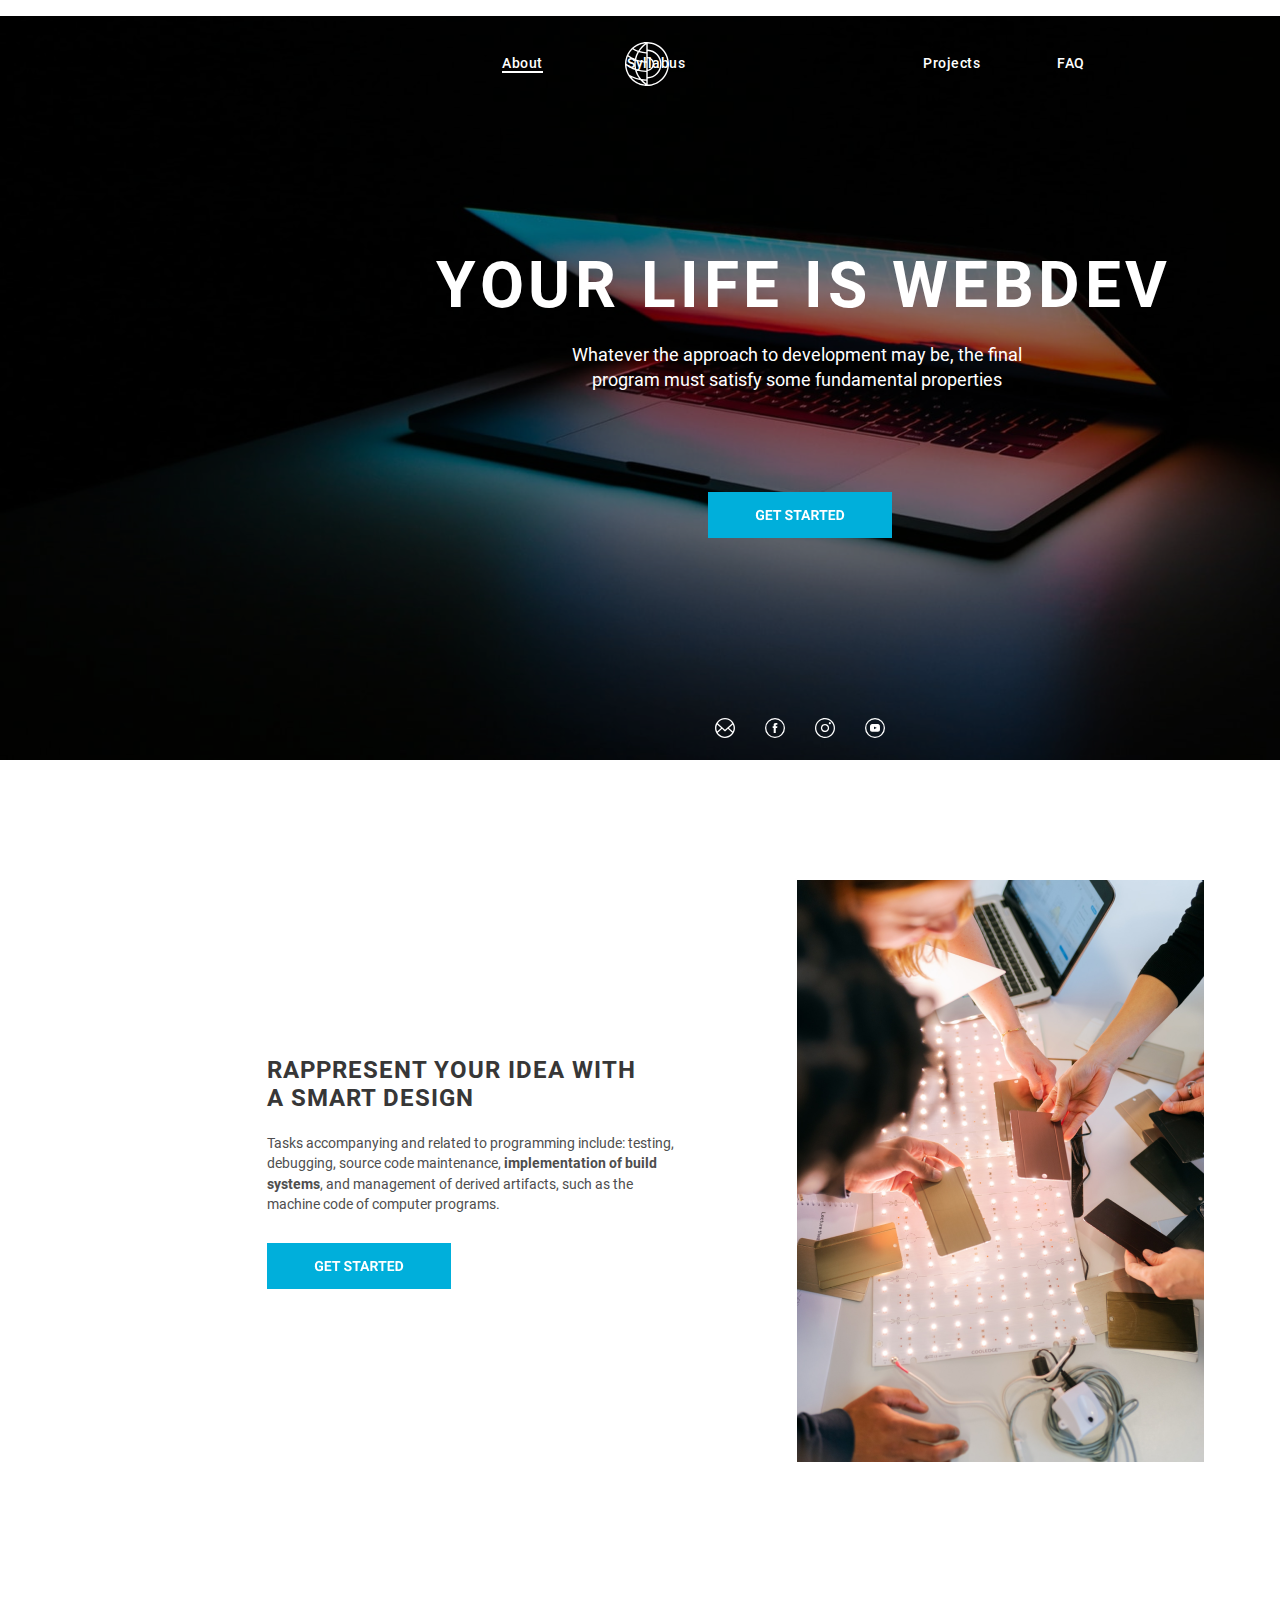
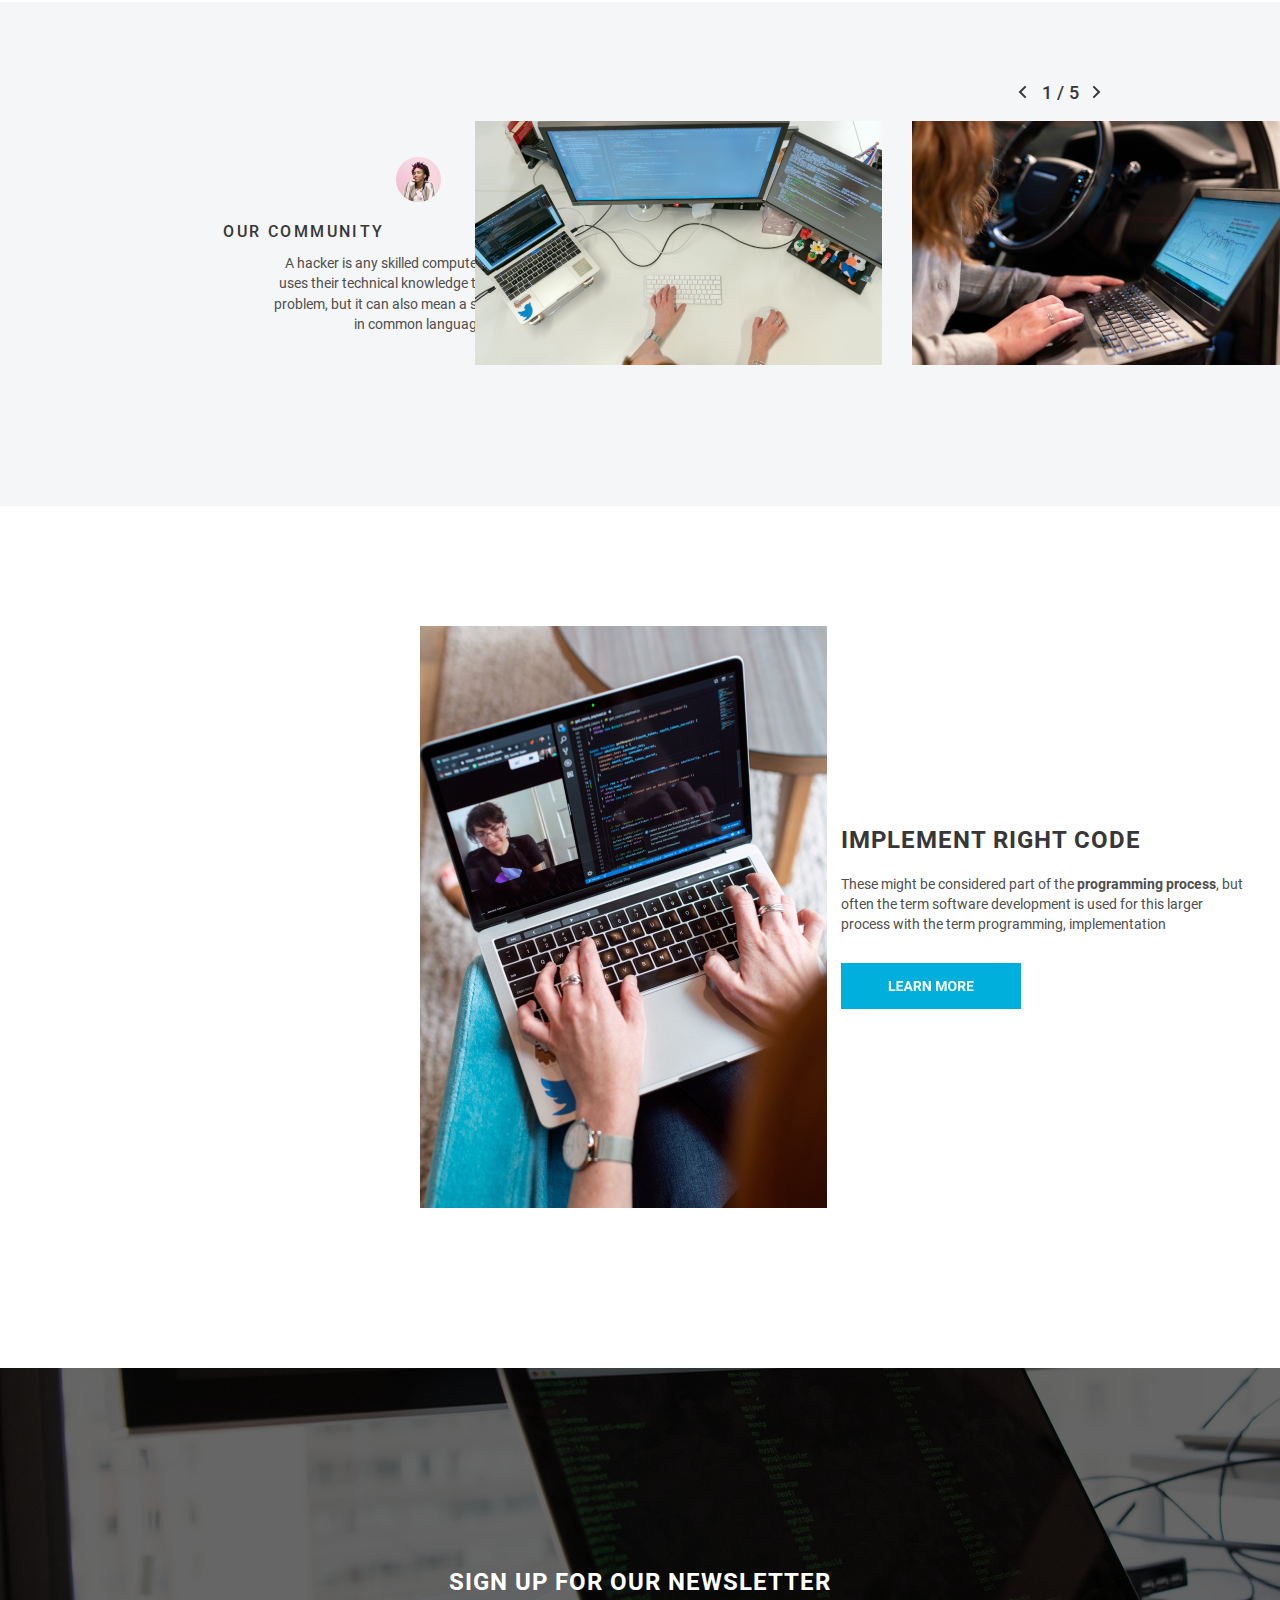
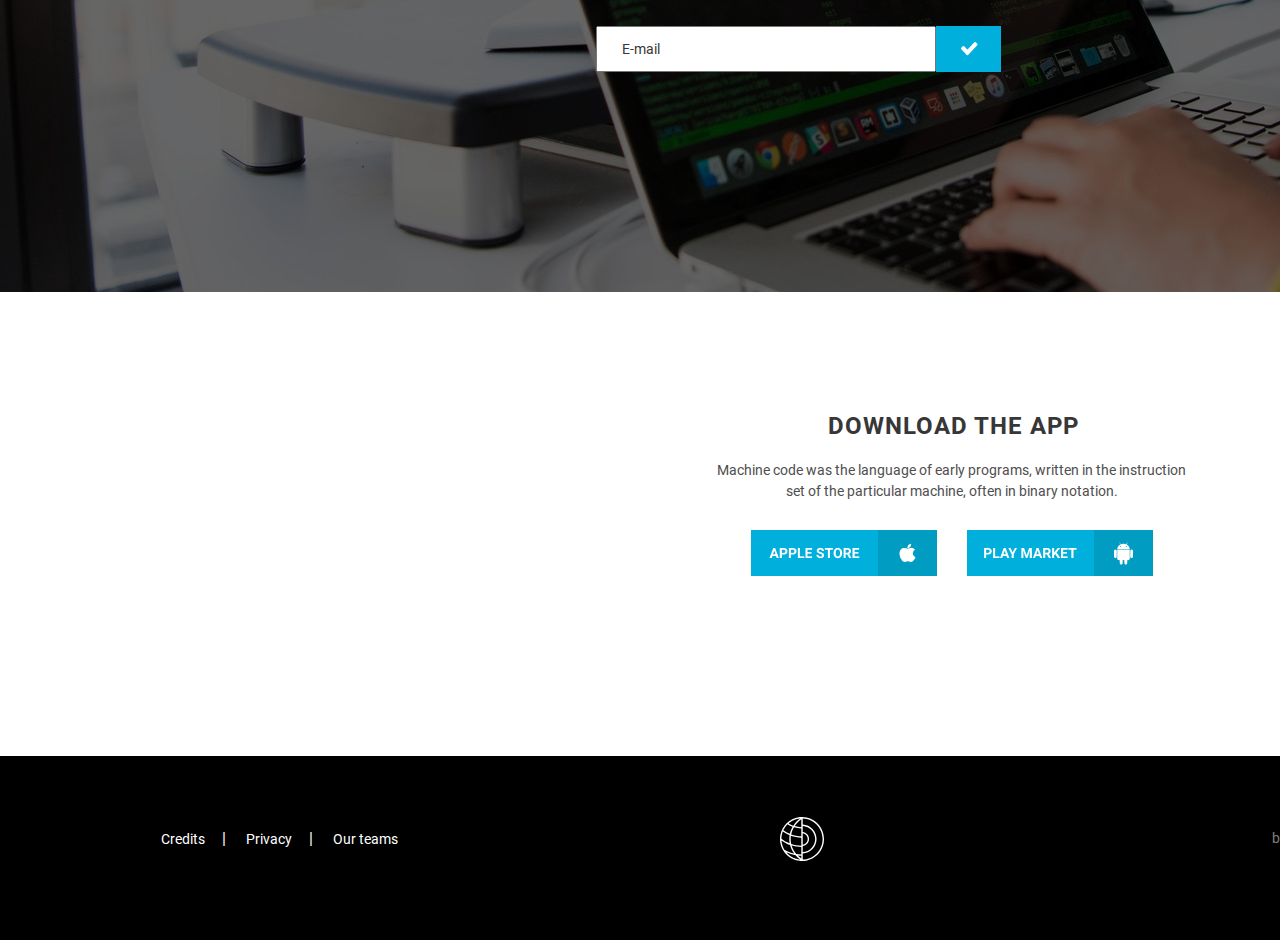
<file: webdev/index.html>
<!DOCTYPE html>
<html lang="en">

<head>
    <meta charset="UTF-8" />
    <meta name="viewport" content="width=device-width, initial-scale=1.0" />
    <title>Webdev</title>
    <link rel="stylesheet" href="style.css" />
    <link rel="stylesheet" href="fonts.css" />
</head>

<body>
    <div class="wraper">
        <!--Section--1 -->
        <div class="firsst-section">
            <section class="bg-image-wraper">
                <header class="header">
                    <h1>Webdev</h1>
                    <nav class="top-menu">
                        <ul class="header-menu">
                            <li class="header-menu-item header-menu-last-left_item left-item header-menu-link_active">
                                <a class="header-menu_link header-menu_link-active" href="#">About</a>
                            </li>
                            <li class="header-menu-item left-item">
                                <a class="header-menu_link" href="#">Syllabus</a>
                            </li>
                            <li class="header-menu-item right-item">
                                <a class="header-menu_link" href="#">Projects</a>
                            </li>
                            <li class="header-menu-item header-menu-last-right_item right-item">
                                <a class="header-menu_link" href="#">FAQ</a>
                            </li>
                            <a class="header-menu-logo" href="# ">
                                <img src="assets/images/Logor.svg " alt="Logo " />
                            </a>
                        </ul>
                    </nav>
                </header>
                <section class="firsst-section-container">
                    <p class="first-section-main-text">your life is WebDev</p>
                    <p class="first-section-text">
                        Whatever the approach to development may be, the final program must satisfy some fundamental properties
                    </p>
                    <div class="get-started-button first-section-button"></div>
                    <div class="social-icons">
                        <a href="# " class="icon">
                            <div class="gmail_image"></div>
                        </a>
                        <a href="# " class="icon">
                            <div class="facebook_image"></div>
                        </a>
                        <a href="# " class="icon">
                            <div class="instagram_image"></div>
                        </a>
                        <a href="# " class="icon">
                            <div class="youtube_image"></div>
                        </a>
                    </div>
                </section>
            </section>
        </div>

        <!--section--2-->

        <div class="second-section">
            <section class="second-section-bg-wraper">
                <section class="second-section-container">
                    <div class="left-content-block">
                        <h2 class="left-content-header">
                            Rappresent your idea with a smart Design
                        </h2>
                        <p class="left-container-text">
                            Tasks accompanying and related to programming include: testing, debugging, source code maintenance,
                            <strong>implementation of build systems</strong>, and management of derived artifacts, such as the machine code of computer programs.
                        </p>
                        <div class="get-started-button second-section-button"></div>
                    </div>
                    <div class="right-content-block">
                        <img class="second-section-img" src="assets/images/second-section-content-image.png" alt="picture" />
                    </div>
                </section>
            </section>
        </div>

        <!--section--3-->

        <div class="third-section">
            <section class="third-section-bg-wraper">
                <section class="third-section-container">
                    <div class="our-comunity-block">
                        <img src="assets/images/our-comunity-icon.png" alt="icon" class="our-community-icon" />
                        <h4 class="our-community-header">our community</h4>
                        <p class="our-community-text">
                            A hacker is any skilled computer expert that uses their technical knowledge to overcome a problem, but it can also mean a security hacker in common language
                        </p>
                    </div>
                    <div class="third-section-sliders-block">
                        <div class="sliders-ctrls">
                            <a href="# " class="left-ctrl">
                                <span class="third-section-left-ctrl"></span>
                            </a>
                            <span class="slider-curent-position">1</span
                ><span class="slider-divider">/</span
                ><span class="slider-total-position">5</span>
                            <a href="# " class="right-ctrl">
                                <span class="third-section-right-ctrl"></span>
                            </a>
                        </div>
                        <div class="third-section-sliders-images">
                            <div class="slider-images-container">
                                <img class="slider-image" src="assets/images/slider-item-first.png" alt="first_picture" />

                                <img class="slider-image" src="assets/images/slider-item-second.png" alt="second_picture" />

                                <div class="third-section-owerflow-img">
                                    <img class="slider-image" src="assets/images/slider-item-third(full).png" alt="third_picture" />
                                </div>
                            </div>
                        </div>
                    </div>
                </section>
            </section>
        </div>

        <!--section--4-->

        <div class="fourth-section">
            <sections class="fourth-section-bg-wraper">
                <div class="fourth-section-container">
                    <section class="fourth-section-image-block">
                        <img src="assets/images/fourth-section-content-image.png" alt="content_image" />
                    </section>
                    <section class="fourth-section-content-container">
                        <h2 class="fourth-section-header">Implement right Code</h2>
                        <p class="fourth-section-text">
                            These might be considered part of the
                            <strong>programming process</strong>, but often the term software development is used for this larger process with the term programming, implementation
                        </p>
                        <div class="learn-more-button fourth-section-button"></div>
                    </section>
                </div>
            </sections>
        </div>

        <!--section--5-->
        <div class="five-section">
            <section class="fifth-section-bg-wraper">
                <div class="fifth-section-container">
                    <h2 class="fifth-section-header">sign up for our newsletter</h2>
                    <div class="fifth-section-form">
                        <form action="#" method="POST">
                            <label class="form-field">
                  <input class="form-text-area" type="text" value="E-mail" />
                  <span class="form-button-submit fifth-section-button"></span>
                </label>
                        </form>
                    </div>
                </div>
            </section>
        </div>

        <!--section--6-->
        <div class="sixth-section">
            <section class="sixth-section-bg-wraper">
                <div class="sixth-section-container">
                    <h2 class="sixth-section-header">Download the App</h2>
                    <p class="sixth-section-text">
                        Machine code was the language of early programs, written in the instruction set of the particular machine, often in binary notation.
                    </p>
                    <div class="sixth-section-buttons">
                        <div class="apple-store-btn"></div>
                        <div class="playmarket-btn"></div>
                    </div>
            </section>
            </div>

            <!--seventh--7-->
            <div class="seventh-sections">
                <section class="seventh-section-bg-wraper">
                    <footer>
                        <div class="seventh-section-container">
                            <nav class="bottom-menu">
                                <ul class="footer-nav-menu">
                                    <li class="footer-menu">
                                        <a class="footer-menu-link" href="#">Credits</a>
                                        <span class="footer-menu-divider">|</span>
                                    </li>
                                    <li class="footer-menu">
                                        <a class="footer-menu-link" href="#">Privacy</a>
                                        <span class="footer-menu-divider">|</span>
                                    </li>
                                    <li class="footer-menu">
                                        <a class="footer-menu-link" href="#">Our teams</a>
                                    </li>
                                    <a class="footer-menu-logo" href="# ">
                                        <img src="assets/images/Logor.svg " alt="Logo " />
                                    </a>

                                    <p class="footer-text-copyright">
                                        by TonYem for RSS at 2020
                                    </p>

                                </ul>
                            </nav>
                        </div>
                    </footer>
                </section>
            </div>
        </div>
</body>

</html>
</file>
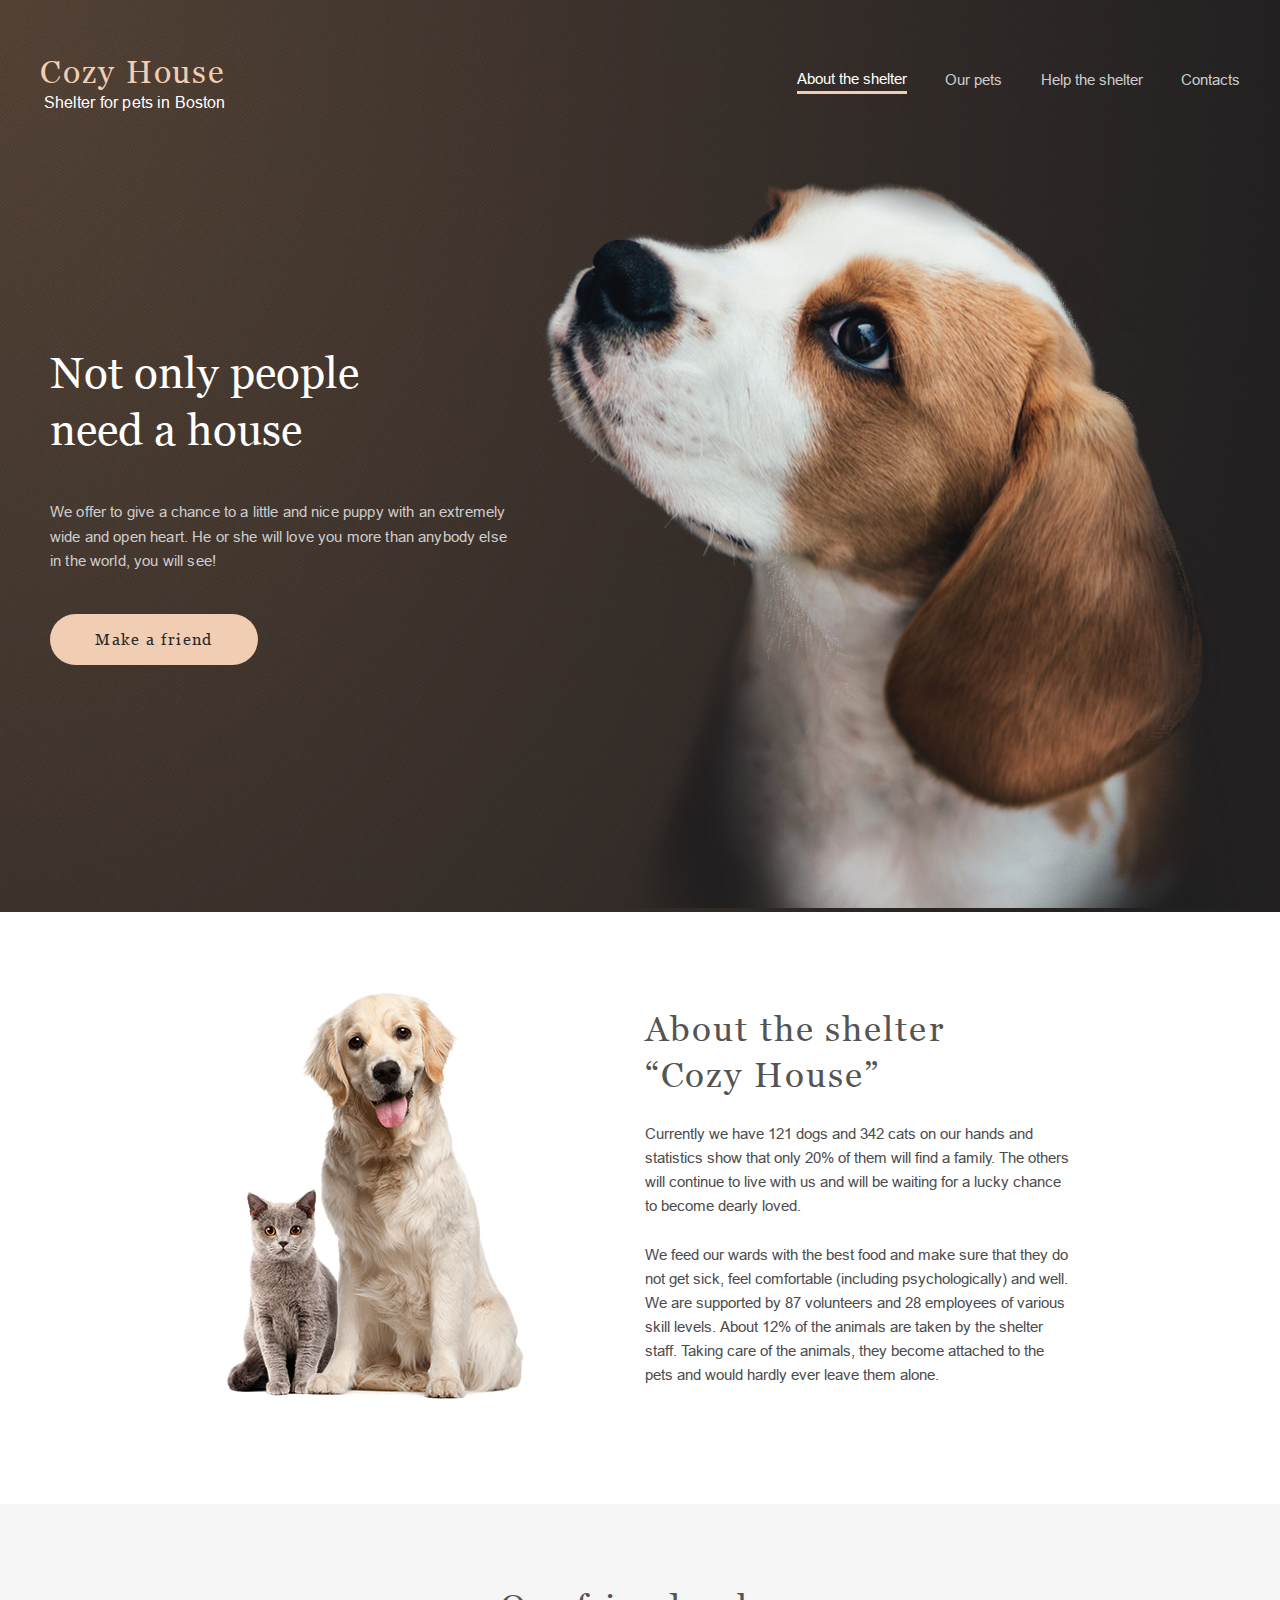
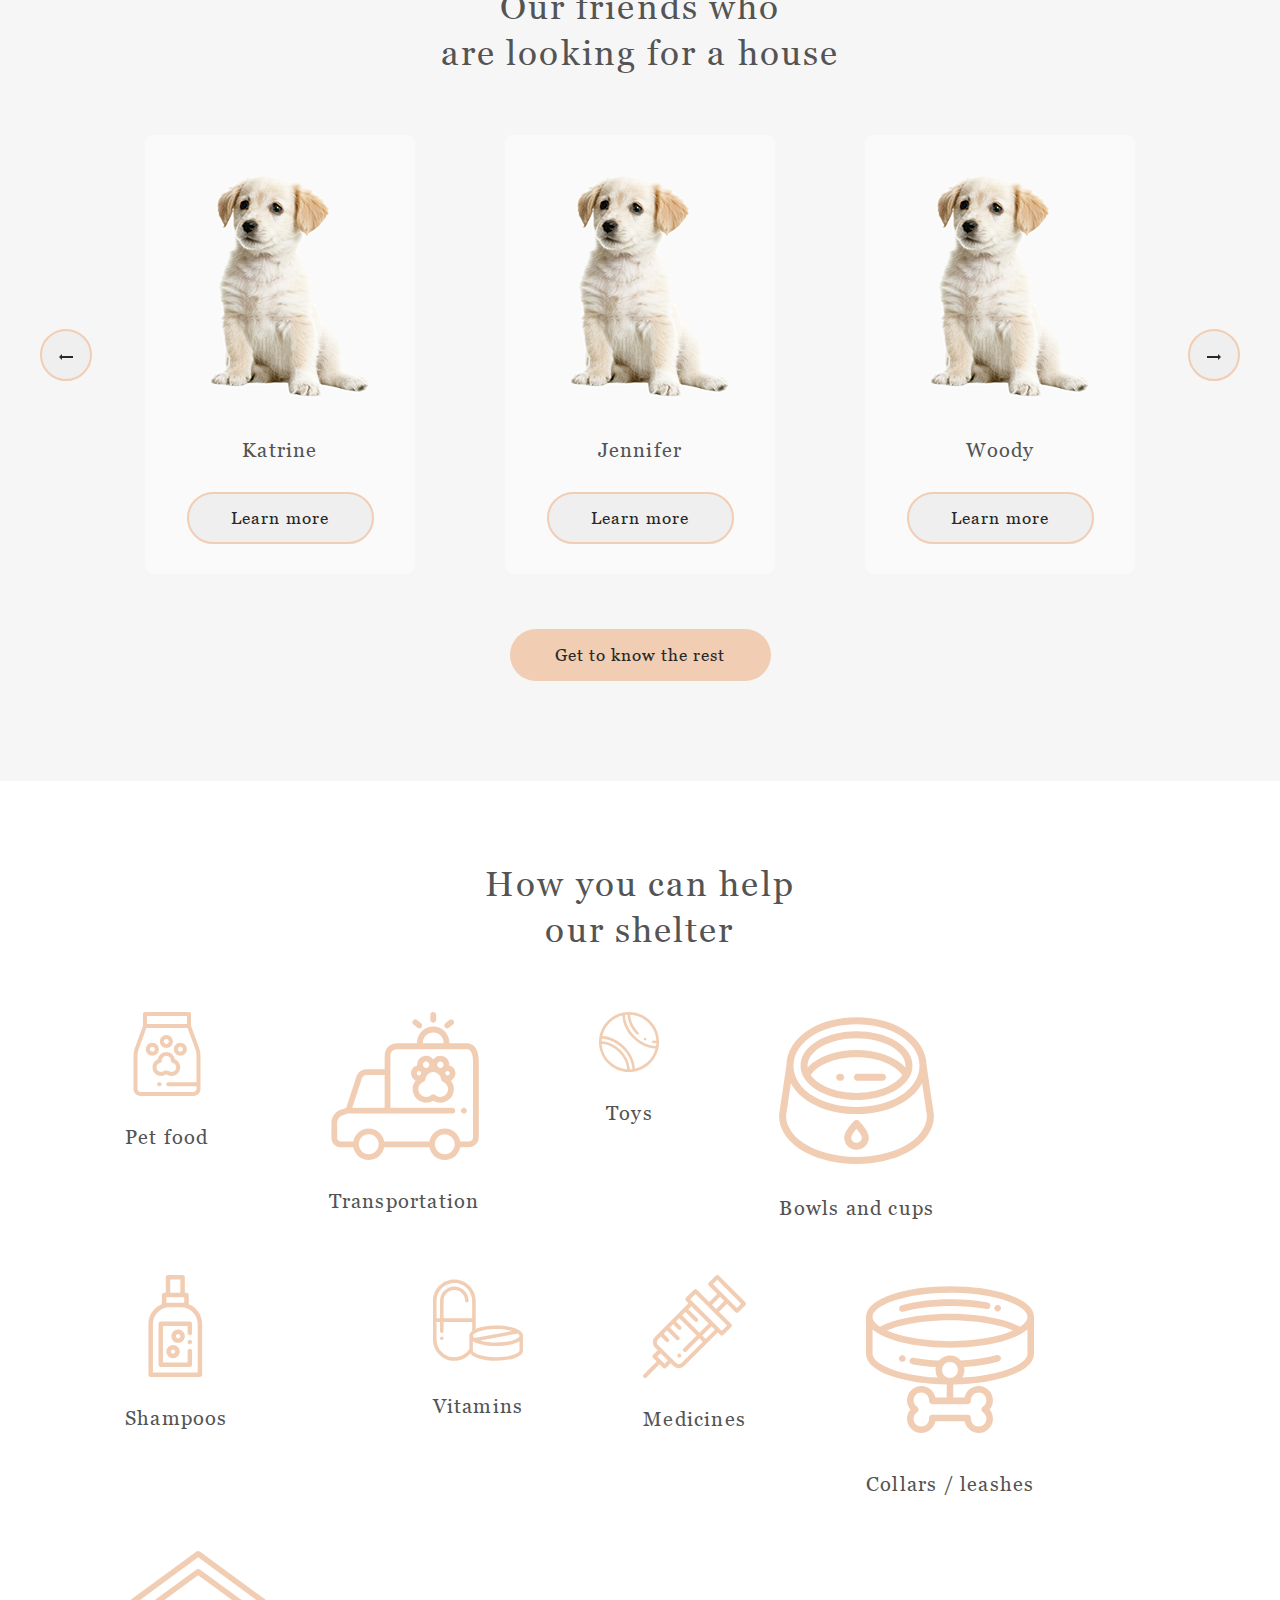
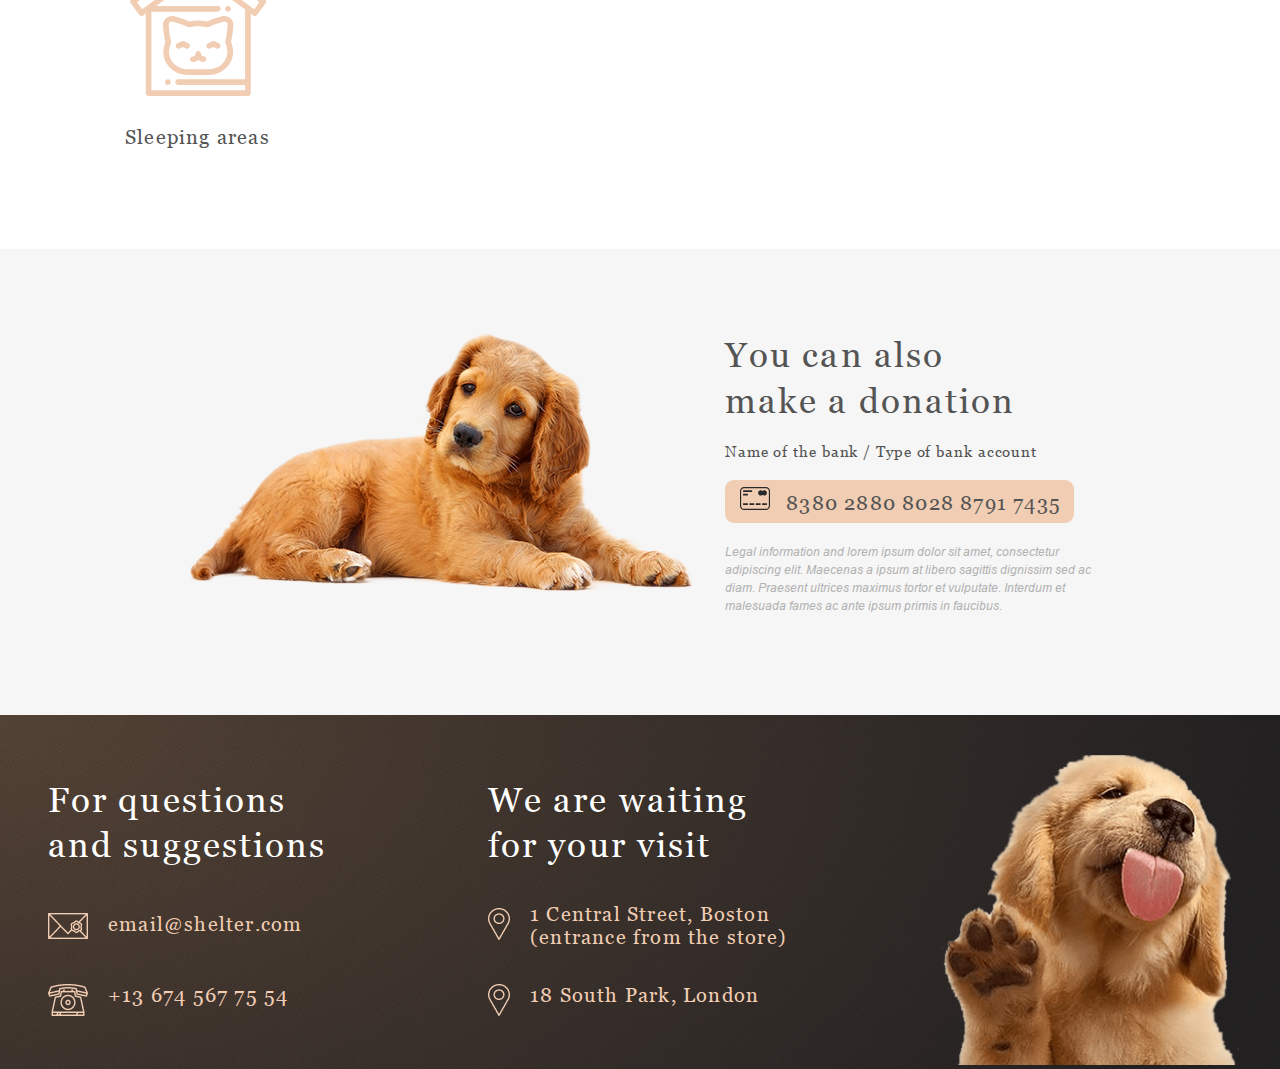
<file: shelter/pages/main/index.html>
<!DOCTYPE html>
<html lang="en">

<head>
    <meta charset="UTF-8" />
    <meta name="viewport" content="width=device-width, initial-scale=1">
    <title>Shelter</title>
    <link rel="stylesheet" href="main.css" />
    <link rel="stylesheet" href="../../assets/fonts/fonts.css" />
</head>

<body>
    <div class="blackout"></div>
    <header class="header">
        <div class="wrapper">
            <div class="logo">
                <h1>Cozy house</h1>
                <div class="logo__title">Cozy House</div>
                <div class="logo__subtitle">Shelter for pets in Boston</div>
            </div>
            <a class="burger__btn"></a>
            <nav class="burger__menu__list">
                <div class="logo">
                    <div class="logo__title">Cozy House</div>
                    <div class="logo__subtitle">Shelter for pets in Boston</div>
                </div>
                <a class="burger__link list__link list__link_active" href="#"> About the shelter </a>
                <a class="burger__link list__link" href="../our-pets/"> Our pets </a>
                <a class="burger__link list__link" href="#"> Help the shelter </a>
                <a class="burger__link list__link" href="#"> Contacts </a>
            </nav>
            <nav class="menu">
                <ul class="list">
                    <li class="list__item">
                        <a class="list__link list__link_active" href="#"> About the shelter </a>
                    </li>
                    <li class="list__item">
                        <a class="list__link" href="../our-pets/"> Our pets </a>
                    </li>
                    <li class="list__item">
                        <a class="list__link" href="#"> Help the shelter </a>
                    </li>
                    <li class="list__item">
                        <a class="list__link" href="#"> Contacts </a>
                    </li>
                </ul>
            </nav>
        </div>
    </header>

    <main class="main">
        <div class="hero__background">
            <div class="wrapper">
                <div class="hero__content">
                    <div class="hero__inner">
                        <h2 class="hero__title">Not only people need a house</h3>
                            <p class="hero__subtitle">
                                We offer to give a chance to a little and nice puppy with an extremely wide and open heart. He or she will love you more than anybody else in the world, you will see!
                            </p>
                            <button type="button" class="hero__button">
        <span class="hero__button__text">Make a friend</span>
    </button>
                    </div>
                    <div class="hero__image">
                        <img class="start__screen__puppy" src="../../assets/images/start-screen-puppy.png" alt="start screen puppy" />
                    </div>
                </div>
            </div>
        </div>
        <div class="wrapper">
            <div class="about">
                <div class="about__image">
                    <img class="about__screen__image" src="../../assets/images/about-pets.png" alt="" />
                </div>
                <div class="about__text">
                    <h3 class="about__title">About the shelter “Cozy House”</h3>
                    <p class="about__subtitle">
                        Currently we have 121 dogs and 342 cats on our hands and statistics show that only 20% of them will find a family. The others will continue to live with us and will be waiting for a lucky chance to become dearly loved.
                    </p>
                    <p class="about__subtitle">
                        We feed our wards with the best food and make sure that they do not get sick, feel comfortable (including psychologically) and well. We are supported by 87 volunteers and 28 employees of various skill levels. About 12% of the animals are taken by the
                        shelter staff. Taking care of the animals, they become attached to the pets and would hardly ever leave them alone.
                    </p>
                </div>
            </div>
        </div>
        <div class="pets__background">
            <div class="wrapper">
                <div class="pets">
                    <h3 class="pets__title">
                        Our friends who<br /> are looking for a house
                    </h3>
                    <div class="pets__slider">
                        <button class="pets__slider__arrow_left" type="button">
                            <img
                                src="../../assets/images/Arrow_left.png"
                                alt="left_arrow"
                            />
                        </button>
                        <div class="pets_cards_wrapper_overflow">
                            <div class="pets_cards_wrapper" style="transition: 0s; transform: translateX(-100%)">
                                <div class="pets__cards pets__cards__prev">
                                    <div class="pet__card pets__card_katrine">
                                        <div class="pets__card__img">
                                            <img src="../../assets/images/pets-katrine.png" alt="cat_Katrine" />
                                        </div>
                                        <div class="pets__card__title">
                                            <p>Katrine</p>
                                        </div>
                                        <div class="pets__card__button">
                                            <button class="card__button" type="button">
                                                <span class="card__button__text">Learn more</span>
                                            </button>
                                        </div>
                                    </div>

                                    <div class="pet__card pets__card_jennifer">
                                        <div class="pets__card__img">
                                            <img src="../../assets/images/pets-katrine.png" alt="dog_Jennifer" />
                                        </div>
                                        <div class="pets__card__title">
                                            <p>Jennifer</p>
                                        </div>
                                        <div class="pets__card__button">
                                            <button class="card__button" type="button">
                                                <span class="card__button__text">Learn more</span>
                                            </button>
                                        </div>
                                    </div>
                                    <div class="pet__card pets__card_woody">
                                        <div class="pets__card__img">
                                            <img src="../../assets/images/pets-katrine.png" alt="dog_Woody" />
                                        </div>
                                        <div class="pets__card__title">
                                            <p>Woody</p>
                                        </div>
                                        <div class="pets__card__button">
                                            <button class="card__button" type="button">
                                                <span class="card__button__text">Learn more</span>
                                            </button>
                                        </div>
                                    </div>
                                </div>

                                <div class="pets__cards pets__cards__current">
                                    <div class="pet__card pets__card_katrine">
                                        <div class="pets__card__img">
                                            <img src="../../assets/images/pets-jennifer.png" alt="cat_Katrine" />
                                        </div>
                                        <div class="pets__card__title">
                                            <p>Katrine</p>
                                        </div>
                                        <div class="pets__card__button">
                                            <button class="card__button" type="button">
                                                <span class="card__button__text">Learn more</span>
                                            </button>
                                        </div>
                                    </div>

                                    <div class="pet__card pets__card_jennifer">
                                        <div class="pets__card__img">
                                            <img src="../../assets/images/pets-jennifer.png" alt="dog_Jennifer" />
                                        </div>
                                        <div class="pets__card__title">
                                            <p>Jennifer</p>
                                        </div>
                                        <div class="pets__card__button">
                                            <button class="card__button" type="button">
                                                <span class="card__button__text">Learn more</span>
                                            </button>
                                        </div>
                                    </div>
                                    <div class="pet__card pets__card_woody">
                                        <div class="pets__card__img">
                                            <img src="../../assets/images/pets-jennifer.png" alt="dog_Woody" />
                                        </div>
                                        <div class="pets__card__title">
                                            <p>Woody</p>
                                        </div>
                                        <div class="pets__card__button">
                                            <button class="card__button" type="button">
                                                <span class="card__button__text">Learn more</span>
                                            </button>
                                        </div>
                                    </div>
                                </div>

                                <div class="pets__cards pets__cards__next">
                                    <div class="pet__card pets__card_katrine">
                                        <div class="pets__card__img">
                                            <img src="../../assets/images/pets-woody.png" alt="cat_Katrine" />
                                        </div>
                                        <div class="pets__card__title">
                                            <p>Katrine</p>
                                        </div>
                                        <div class="pets__card__button">
                                            <button class="card__button" type="button">
                                                <span class="card__button__text">Learn more</span>
                                            </button>
                                        </div>
                                    </div>

                                    <div class="pet__card pets__card_jennifer">
                                        <div class="pets__card__img">
                                            <img src="../../assets/images/pets-woody.png" alt="dog_Jennifer" />
                                        </div>
                                        <div class="pets__card__title">
                                            <p>Jennifer</p>
                                        </div>
                                        <div class="pets__card__button">
                                            <button class="card__button" type="button">
                                                <span class="card__button__text">Learn more</span>
                                            </button>
                                        </div>
                                    </div>
                                    <div class="pet__card pets__card_woody">
                                        <div class="pets__card__img">
                                            <img src="../../assets/images/pets-woody.png" alt="dog_Woody" />
                                        </div>
                                        <div class="pets__card__title">
                                            <p>Woody</p>
                                        </div>
                                        <div class="pets__card__button">
                                            <button class="card__button" type="button">
                                                <span class="card__button__text">Learn more</span>
                                            </button>
                                        </div>
                                    </div>
                                </div>
                            </div>
                        </div>

                        <button class="pets__slider__arrow_right" type="button">
                            <img
                                src="../../assets/images/Arrow_right.png"
                                alt="left_arrow"
                            />
                        </button>
                    </div>
                    <button class="pets__btn" type="button">
        <span class="pets__btn__text">Get to know the rest</span>
    </button>
                </div>
            </div>
        </div>
        <div class="help__background">
            <div class="wrapper">
                <div class="help">
                    <h3 class="help__title">
                        How you can help<br /> our shelter
                    </h3>
                    <div class="help__list">
                        <div class="help__list__item pet-food">
                            <img class="help__list__item__img" src="../../assets/icons/icon-pet-food.svg" alt="Pet food" />
                            <p class="help__list__item__text">Pet food</p>
                        </div>
                        <div class="help__list__item transportation">
                            <img class="help__list__item__img" src="../../assets/icons/icon-transportation.svg" alt="Pet food" />
                            <p class="help__list__item__text">Transportation</p>
                        </div>
                        <div class="help__list__item toys">
                            <img class="help__list__item__img" src="../../assets/icons/icon-toys.svg" alt="Pet food" />
                            <p class="help__list__item__text">Toys</p>
                        </div>
                        <div class="help__list__item bowls-and-cups">
                            <img class="help__list__item__img" src="../../assets/icons/icon-bowls-and-cups.svg" alt="Pet food" />
                            <p class="help__list__item__text">Bowls and cups</p>
                        </div>
                        <div class="help__list__item shampoos">
                            <img class="help__list__item__img" src="../../assets/icons/icon-shampoos.svg" alt="Pet food" />
                            <p class="help__list__item__text">Shampoos</p>
                        </div>
                        <div class="help__list__item vitamins">
                            <img class="help__list__item__img" src="../../assets/icons/icon-vitamins.svg " alt="Pet food " />
                            <p class="help__list__item__text ">Vitamins</p>
                        </div>
                        <div class="help__list__item medicines ">
                            <img class="help__list__item__img " src="../../assets/icons/icon-medicines.svg " alt="Pet food " />
                            <p class="help__list__item__text ">Medicines</p>
                        </div>
                        <div class="help__list__item collars-leashes ">
                            <img class="help__list__item__img " src="../../assets/icons/icon-collars-leashes.svg " alt="Pet food " />
                            <p class="help__list__item__text ">Collars / leashes</p>
                        </div>
                        <div class="help__list__item sleeping-areas ">
                            <img class="help__list__item__img " src="../../assets/icons/icon-sleeping-area.svg " alt="Pet food " />
                            <p class="help__list__item__text ">Sleeping areas</p>
                        </div>
                    </div>
                </div>
            </div>
        </div>
        <div class="donation__background ">
            <div class="wrapper ">
                <div class="donation ">
                    <div class="donation__content ">
                        <div class="donation__dog ">
                            <img class="donation__picture" src="../../assets/images/donation-dog.png " alt="dog " />
                        </div>
                        <div class="donation__information ">
                            <h3 class="donation__title ">You can also<br> make a donation</h3>
                            <p class="donation__subtitle ">Name of the bank / Type of bank account</p>

                            <div class="donation__credit-card ">
                                <a class="donation__credit-card__link " href="# ">
                                    <img class="donation__credit-card__icon " src="../../assets/icons/credit-card.svg " alt="credit-icon ">
                                    <span class="donation__credit-card__number ">8380 2880 8028 8791 7435</span>
                                </a>
                            </div>
                            <p class="donation__text ">Legal information and lorem ipsum dolor sit amet, consectetur adipiscing elit. Maecenas a ipsum at libero sagittis dignissim sed ac diam. Praesent ultrices maximus tortor et vulputate. Interdum et malesuada fames ac ante ipsum
                                primis in faucibus.</p>
                        </div>
                    </div>
                </div>
            </div>
        </div>
    </main>
    <footer>
        <div class="footer__background ">
            <div class="wrapper ">
                <div class="footer">
                    <div class="footer__content ">
                        <div class="footer__contacts ">
                            <h3 class="footer__contact__title ">
                                For questions and suggestions
                            </h3>
                            <div class="footer__contact__email ">
                                <a class="footer__contact__email_link footer__link " href="mailto:email@shelter.com ">
                                    <img class="footer__contact__email_img footer__img " src="../../assets/images/mail.png " alt="mail ">
                                    <div class="foooter__link__text ">email@shelter.com</div>
                                </a>
                            </div>
                            <div class="footer__contact__tel ">
                                <a class="footer__contact__tel_link footer__link " href="tel:+136745677554 ">
                                    <img class="footer__contact__tel_img footer__img " src="../../assets/images/phone.png " alt="phone ">
                                    <div class="foooter__link__text ">+13 674 567 75 54</div>
                                </a>
                            </div>
                        </div>
                        <div class="footer__locations ">
                            <h3 class="footer__location__title ">
                                We are waiting for your visit
                            </h3>
                            <div class="footer__location__adr1 ">
                                <a class="footer__location__adr1_link footer__link " href="https://goo.gl/maps/Mjs9KccCnf1DMmZH8 ">
                                    <img class="footer__location__adr1_img footer__img " src="../../assets/images/icon-marker.png " alt="location-marker ">
                                    <div class="foooter__link__text ">1 Central Street, Boston (entrance from the store)</div>
                                </a>
                            </div>
                            <div class="footer__location__adr2 ">
                                <a class="footer__location__adr2_link footer__link " href="https://goo.gl/maps/zeFpkBNRGQitmMNa8 ">
                                    <img class="footer__location__adr2_img footer__img " src="../../assets/images/icon-marker.png " alt="location-marker ">
                                    <div class="foooter__link__text ">18 South Park, London</div>
                                </a>
                            </div>
                        </div>
                        <div class="footer__dog ">
                            <img class="footer__image" src="../../assets/images/footer-puppy.png " alt="puppy ">
                        </div>
                    </div>
                </div>
            </div>
        </div>
    </footer>
    <script type="text/javascript" src="pets.json"></script>
    <script src="main.js"></script>
</body>

</html>
</file>
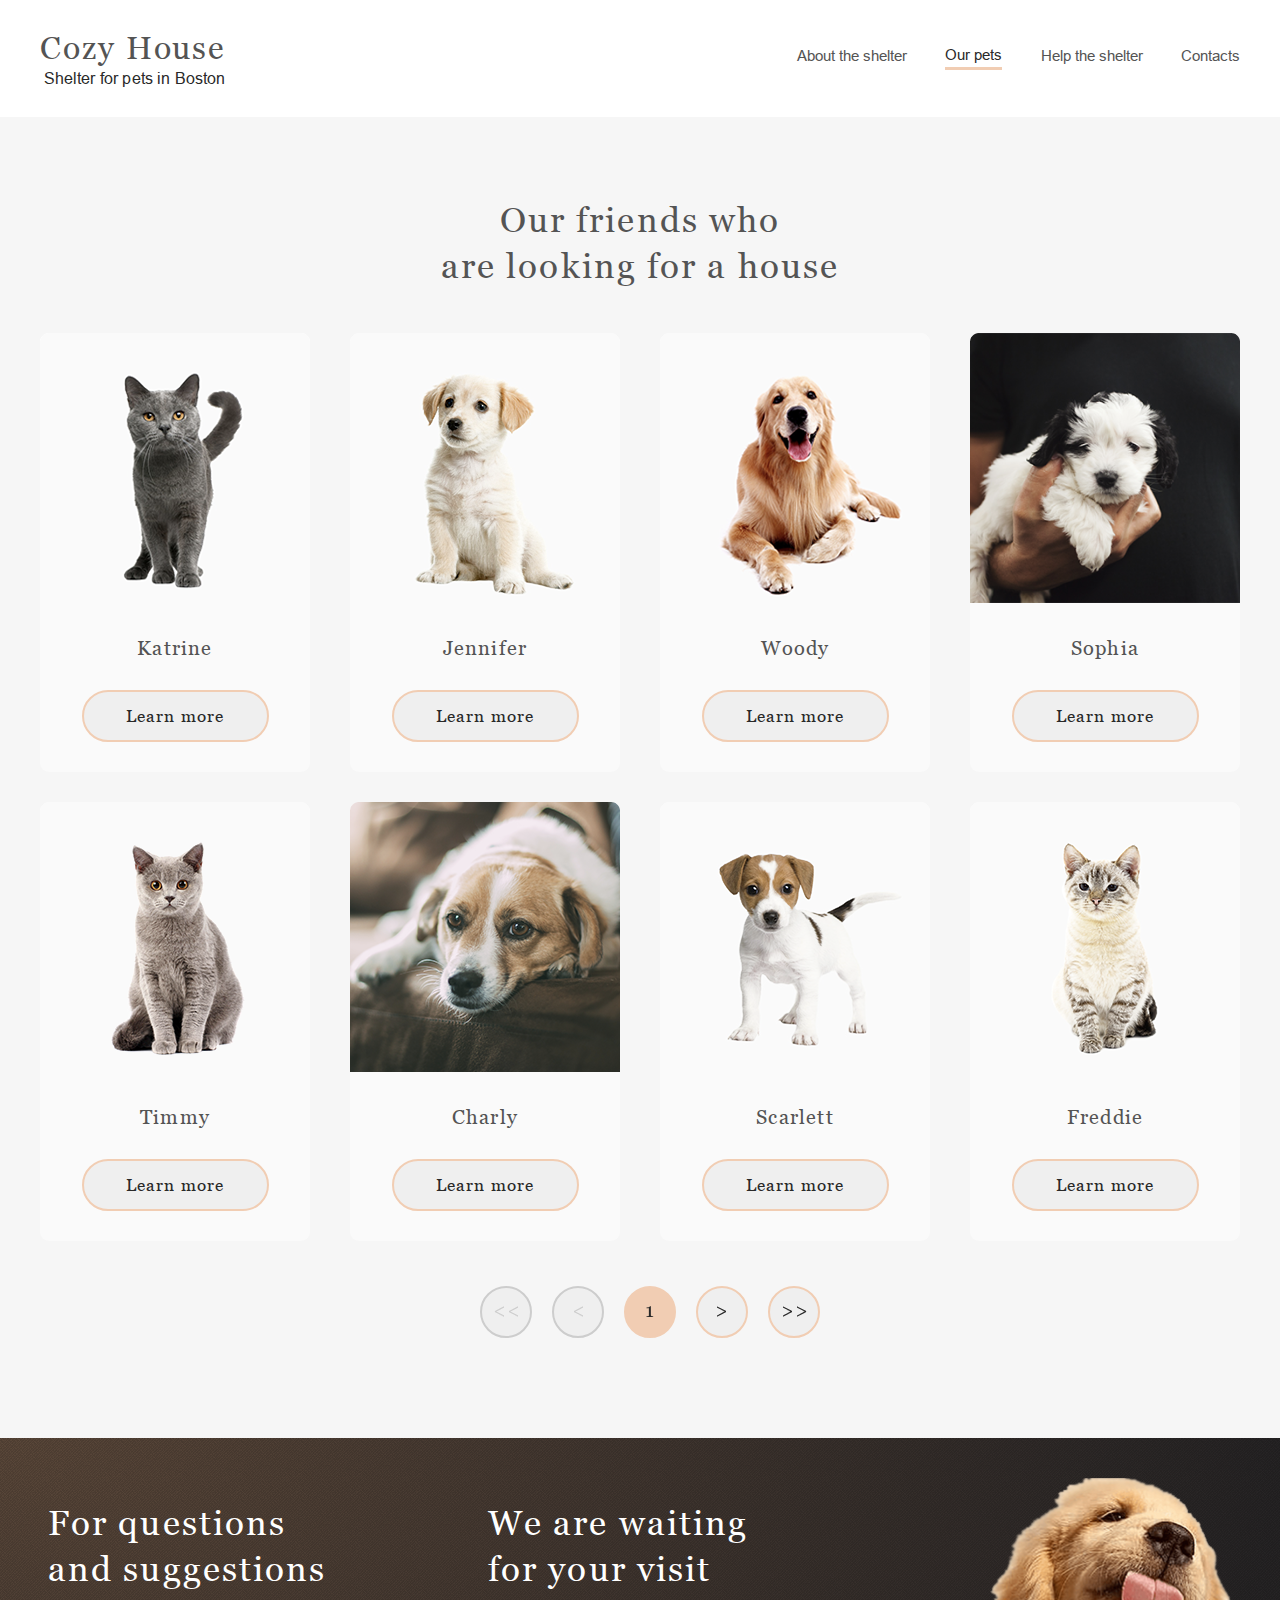
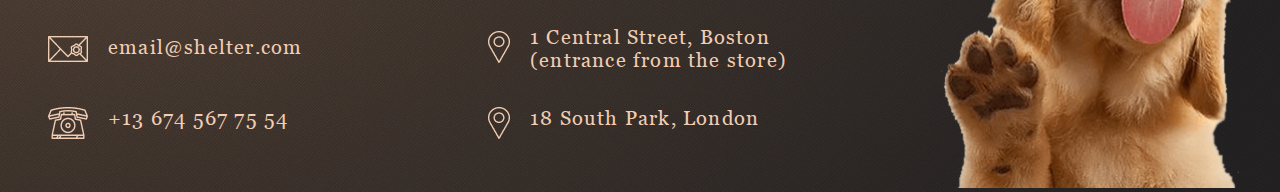
<file: shelter/pages/our-pets/index.html>
<!DOCTYPE html>
<html lang="en">

<head>
    <meta charset="UTF-8">
    <meta name="viewport" content="width=device-width, initial-scale=1.0">
    <title>our-pets</title>
    <link rel="stylesheet" href="../../assets/fonts/fonts.css" />
    <link rel="stylesheet" href="our-pets.css" />
</head>

<body>
    <div class="blackout"></div>
    <header class="header">
        <div class="header__background">
            <div class="wrapper">
                <div class="logo">
                    <div class="logo__title">Cozy House</div>
                    <div class="logo__subtitle">Shelter for pets in Boston</div>
                </div>
                <a class="burger__btn"></a>
                <nav class="burger__menu__list">
                    <div class="logo">
                        <div class="burger__logo__title">Cozy House</div>
                        <div class="burger__logo__subtitle">Shelter for pets in Boston</div>
                    </div>
                    <a class="burger__link" href="../main/"> About the shelter </a>
                    <a class="burger__link burger__link_active"> Our pets </a>
                    <a class="burger__link" href="#"> Help the shelter </a>
                    <a class="burger__link" href="#"> Contacts </a>
                </nav>
                <nav class="menu">
                    <ul class="list">
                        <li class="list__item">
                            <a class="list__link list__link_disabled" href="../main/"> About the shelter </a>
                        </li>
                        <li class="list__item">
                            <a class="list__link list__link_active"> Our pets </a>
                        </li>
                        <li class="list__item">
                            <a class="list__link list__link_disabled"> Help the shelter </a>
                        </li>
                        <li class="list__item">
                            <a class="list__link list__link_disabled"> Contacts </a>
                        </li>
                    </ul>
                </nav>
            </div>
        </div>
    </header>
    <main>
        <div class="pets__background">
            <div class="wrapper">
                <div class="pets">
                    <h3 class="pets__title">
                        Our friends who<br /> are looking for a house
                    </h3>
                    <div class="pets__cards">
                        <div class="pet__card pets__card_katrine">
                            <div class="pets__card__img">
                                <img src="../../assets/images/pets-katrine.png" alt="cat_Katrine" />
                            </div>
                            <div class="pets__card__title">
                                <p>Katrine</p>
                            </div>
                            <div class="pets__card__button">
                                <button class="card__button" type="button">
                      <span class="card__button__text">Learn more</span>
                    </button>
                            </div>
                        </div>

                        <div class="pet__card pets__card_jennifer">
                            <div class="pets__card__img">
                                <img src="../../assets/images/pets-jennifer.png" alt="dog_Jennifer" />
                            </div>
                            <div class="pets__card__title">
                                <p>Jennifer</p>
                            </div>
                            <div class="pets__card__button">
                                <button class="card__button" type="button">
                      <span class="card__button__text">Learn more</span>
                    </button>
                            </div>
                        </div>
                        <div class="pet__card pets__card_woody">
                            <div class="pets__card__img">
                                <img src="../../assets/images/pets-woody.png" alt="dog_Woody" />
                            </div>
                            <div class="pets__card__title">
                                <p>Woody</p>
                            </div>
                            <div class="pets__card__button">
                                <button class="card__button" type="button">
                      <span class="card__button__text">Learn more</span>
                    </button>
                            </div>
                        </div>
                        <div class="pet__card pets__card_sophia">
                            <div class="pets__card__img">
                                <img src="../../assets/images/pets-sophia.png" alt="dog_Sophia" />
                            </div>
                            <div class="pets__card__title">
                                <p>Sophia</p>
                            </div>
                            <div class="pets__card__button">
                                <button class="card__button" type="button">
                      <span class="card__button__text">Learn more</span>
                    </button>
                            </div>
                        </div>
                        <div class="pet__card pets__card_timmy">
                            <div class="pets__card__img">
                                <img src="../../assets/images/pets-timmy.png" alt="cat_Timmy" />
                            </div>
                            <div class="pets__card__title">
                                <p>Timmy</p>
                            </div>
                            <div class="pets__card__button">
                                <button class="card__button" type="button">
                      <span class="card__button__text">Learn more</span>
                    </button>
                            </div>
                        </div>
                        <div class="pet__card pets__card_charly">
                            <div class="pets__card__img">
                                <img src="../../assets/images/pets-charly.png" alt="dog_Charly" />
                            </div>
                            <div class="pets__card__title">
                                <p>Charly</p>
                            </div>
                            <div class="pets__card__button">
                                <button class="card__button" type="button">
                      <span class="card__button__text">Learn more</span>
                    </button>
                            </div>
                        </div>
                        <div class="pet__card pets__card_scarlett">
                            <div class="pets__card__img">
                                <img src="../../assets/images/pets-scarlet.png" alt="dog_Scarlett" />
                            </div>
                            <div class="pets__card__title">
                                <p>Scarlett</p>
                            </div>
                            <div class="pets__card__button">
                                <button class="card__button" type="button">
                      <span class="card__button__text">Learn more</span>
                    </button>
                            </div>
                        </div>
                        <div class="pet__card pets__card_freddie">
                            <div class="pets__card__img">
                                <img src="../../assets/images/pets-freddie.png" alt="cat_Freddie" />
                            </div>
                            <div class="pets__card__title">
                                <p>Freddie</p>
                            </div>
                            <div class="pets__card__button">
                                <button class="card__button" type="button">
                      <span class="card__button__text">Learn more</span>
                    </button>
                            </div>
                        </div>
                    </div>
                    <div class="pets__ctrl__btns">
                        <button class="pets__arrow_left_double disable" type="button">
                <img
                  src="../../assets/images/left_double_disable.png"
                  alt="left_double_arrow"
                />
              </button>
                        <button class="pets__arrow_left disable" type="button">
                <img
                  src="../../assets/images/left_disable_.png"
                  alt="left_arrow"
                />
              </button>
                        <button class="pets__arrow_page-position active" type="button">
                <img
                  src="../../assets/images/page-position_1.png"
                  alt="page_position"
                />
              </button>
                        <button class="pets__arrow_right" type="button">
                <img
                  src="../../assets/images/right.png"
                  alt="right_arrow"
                />
              </button>
                        <button class="pets__arrow_right_double " type="button">
                <img
                  src="../../assets/images/right_double.png"
                  alt="double-right_arrow"
                />
              </button>
                    </div>
                </div>
            </div>
        </div>
    </main>
    <footer>
        <div class="footer__background">
            <div class="wrapper">
                <div class="footer">
                    <div class="footer__content">
                        <div class="footer__contacts">
                            <h3 class="footer__contact__title">
                                For questions and suggestions
                            </h3>
                            <div class="footer__contact__email">
                                <a class="footer__contact__email_link footer__link" href="mailto:email@shelter.com">
                                    <img class="footer__contact__email_img footer__img" src="../../assets/images/mail.png" alt="mail">
                                    <div class="foooter__link__text">email@shelter.com</div>
                                </a>
                            </div>
                            <div class="footer__contact__tel">
                                <a class="footer__contact__tel_link footer__link" href="tel:+136745677554">
                                    <img class="footer__contact__tel_img footer__img" src="../../assets/images/phone.png" alt="phone">
                                    <div class="foooter__link__text">+13 674 567 75 54</div>
                                </a>
                            </div>
                        </div>
                        <div class="footer__locations">
                            <h3 class="footer__location__title">
                                We are waiting for your visit
                            </h3>
                            <div class="footer__location__adr1">
                                <a class="footer__location__adr1_link footer__link" href="https://goo.gl/maps/Mjs9KccCnf1DMmZH8">
                                    <img class="footer__location__adr1_img footer__img" src="../../assets/images/icon-marker.png" alt="location-marker">
                                    <div class="foooter__link__text">1 Central Street, Boston (entrance from the store)</div>
                                </a>
                            </div>
                            <div class="footer__location__adr2">
                                <a class="footer__location__adr2_link footer__link" href="https://goo.gl/maps/zeFpkBNRGQitmMNa8">
                                    <img class="footer__location__adr2_img footer__img" src="../../assets/images/icon-marker.png" alt="location-marker">
                                    <div class="foooter__link__text">18 South Park, London</div>
                                </a>
                            </div>
                        </div>
                        <div class="footer__dog">
                            <img src="../../assets/images/footer-puppy.png" alt="puppy">
                        </div>
                    </div>
                </div>
            </div>
        </div>
    </footer>
    <script src="our-pets.js"></script>
</body>

</html>
</file>
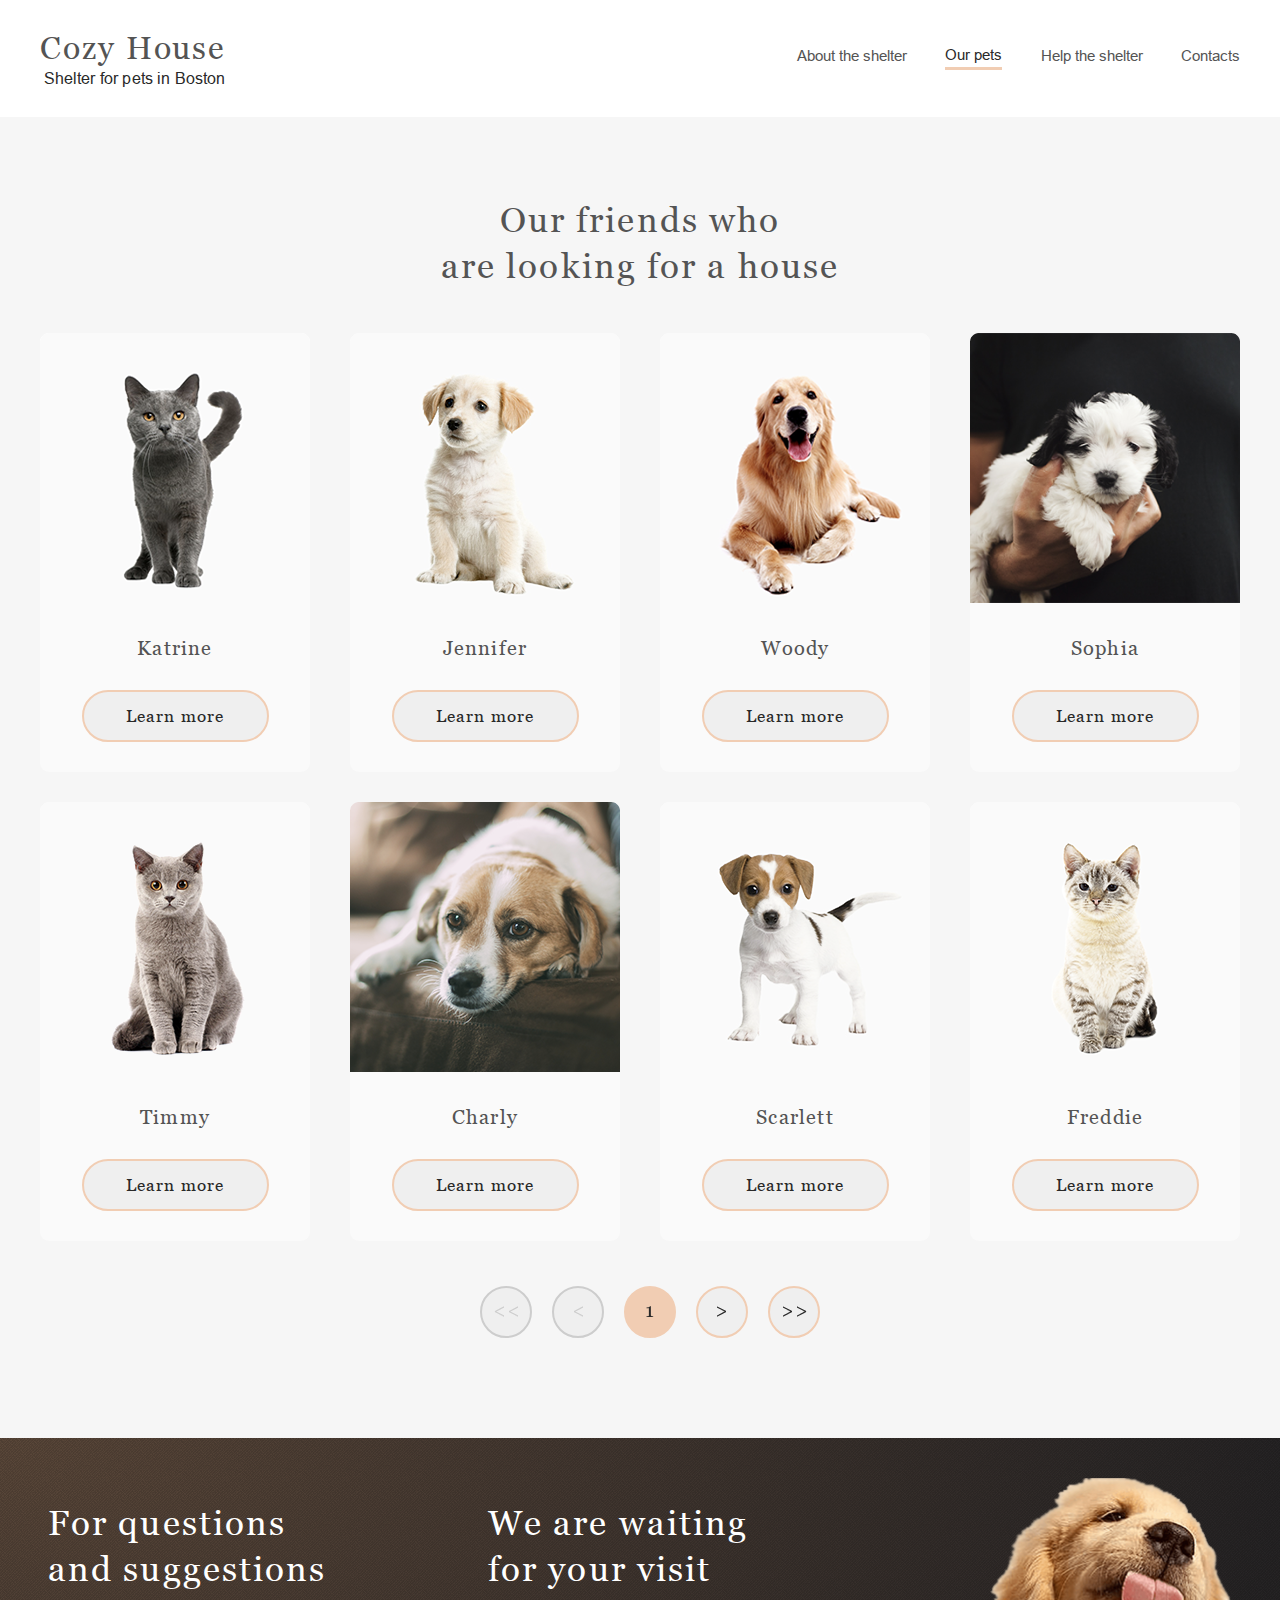
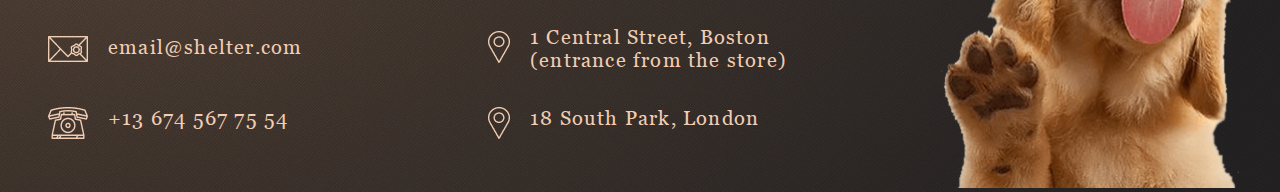
<file: shelter/pages/our-pets/our-pets.html>
<!DOCTYPE html>
<html lang="en">

<head>
    <meta charset="UTF-8">
    <meta name="viewport" content="width=device-width, initial-scale=1.0">
    <title>our-pets</title>
    <link rel="stylesheet" href="../../assets/fonts/fonts.css" />
    <link rel="stylesheet" href="our-pets.css" />
</head>

<body>

    <header class="header">
        <div class="header__background">
            <div class="wrapper">
                <div class="logo">
                    <div class="logo__title">Cozy House</div>
                    <div class="logo__subtitle">Shelter for pets in Boston</div>
                </div>
                <nav class="menu">
                    <ul class="list">
                        <li class="list__item">
                            <a class="list__link list__link_disabled"> About the shelter </a>
                        </li>
                        <li class="list__item">
                            <a class="list__link list__link_active"> Our pets </a>
                        </li>
                        <li class="list__item">
                            <a class="list__link list__link_disabled"> Help the shelter </a>
                        </li>
                        <li class="list__item">
                            <a class="list__link list__link_disabled"> Contacts </a>
                        </li>
                    </ul>
                </nav>
            </div>
        </div>
    </header>
    <main>
        <div class="pets__background">
            <div class="wrapper">
                <div class="pets">
                    <h3 class="pets__title">
                        Our friends who<br /> are looking for a house
                    </h3>
                    <div class="pets__cards">
                        <div class="pet__card pets__card_katrine">
                            <div class="pets__card__img">
                                <img src="../../assets/images/pets-katrine.png" alt="cat_Katrine" />
                            </div>
                            <div class="pets__card__title">
                                <p>Katrine</p>
                            </div>
                            <div class="pets__card__button">
                                <button class="card__button" type="button">
                      <span class="card__button__text">Learn more</span>
                    </button>
                            </div>
                        </div>

                        <div class="pet__card pets__card_jennifer">
                            <div class="pets__card__img">
                                <img src="../../assets/images/pets-jennifer.png" alt="dog_Jennifer" />
                            </div>
                            <div class="pets__card__title">
                                <p>Jennifer</p>
                            </div>
                            <div class="pets__card__button">
                                <button class="card__button" type="button">
                      <span class="card__button__text">Learn more</span>
                    </button>
                            </div>
                        </div>
                        <div class="pet__card pets__card_woody">
                            <div class="pets__card__img">
                                <img src="../../assets/images/pets-woody.png" alt="dog_Woody" />
                            </div>
                            <div class="pets__card__title">
                                <p>Woody</p>
                            </div>
                            <div class="pets__card__button">
                                <button class="card__button" type="button">
                      <span class="card__button__text">Learn more</span>
                    </button>
                            </div>
                        </div>
                        <div class="pet__card pets__card_sophia">
                            <div class="pets__card__img">
                                <img src="../../assets/images/pets-sophia.png" alt="dog_Sophia" />
                            </div>
                            <div class="pets__card__title">
                                <p>Sophia</p>
                            </div>
                            <div class="pets__card__button">
                                <button class="card__button" type="button">
                      <span class="card__button__text">Learn more</span>
                    </button>
                            </div>
                        </div>
                        <div class="pet__card pets__card_timmy">
                            <div class="pets__card__img">
                                <img src="../../assets/images/pets-timmy.png" alt="cat_Timmy" />
                            </div>
                            <div class="pets__card__title">
                                <p>Timmy</p>
                            </div>
                            <div class="pets__card__button">
                                <button class="card__button" type="button">
                      <span class="card__button__text">Learn more</span>
                    </button>
                            </div>
                        </div>
                        <div class="pet__card pets__card_charly">
                            <div class="pets__card__img">
                                <img src="../../assets/images/pets-charly.png" alt="dog_Charly" />
                            </div>
                            <div class="pets__card__title">
                                <p>Charly</p>
                            </div>
                            <div class="pets__card__button">
                                <button class="card__button" type="button">
                      <span class="card__button__text">Learn more</span>
                    </button>
                            </div>
                        </div>
                        <div class="pet__card pets__card_scarlett">
                            <div class="pets__card__img">
                                <img src="../../assets/images/pets-scarlet.png" alt="dog_Scarlett" />
                            </div>
                            <div class="pets__card__title">
                                <p>Scarlett</p>
                            </div>
                            <div class="pets__card__button">
                                <button class="card__button" type="button">
                      <span class="card__button__text">Learn more</span>
                    </button>
                            </div>
                        </div>
                        <div class="pet__card pets__card_freddie">
                            <div class="pets__card__img">
                                <img src="../../assets/images/pets-freddie.png" alt="cat_Freddie" />
                            </div>
                            <div class="pets__card__title">
                                <p>Freddie</p>
                            </div>
                            <div class="pets__card__button">
                                <button class="card__button" type="button">
                      <span class="card__button__text">Learn more</span>
                    </button>
                            </div>
                        </div>
                    </div>
                    <div class="pets__ctrl__btns">
                        <button class="pets__arrow_left_double disable" type="button">
                <img
                  src="../../assets/images/left_double_disable.png"
                  alt="left_double_arrow"
                />
              </button>
                        <button class="pets__arrow_left disable" type="button">
                <img
                  src="../../assets/images/left_disable_.png"
                  alt="left_arrow"
                />
              </button>
                        <button class="pets__arrow_page-position active" type="button">
                <img
                  src="../../assets/images/page-position_1.png"
                  alt="page_position"
                />
              </button>
                        <button class="pets__arrow_right" type="button">
                <img
                  src="../../assets/images/right.png"
                  alt="right_arrow"
                />
              </button>
                        <button class="pets__arrow_right_double " type="button">
                <img
                  src="../../assets/images/right_double.png"
                  alt="double-right_arrow"
                />
              </button>
                    </div>
                </div>
            </div>
        </div>
    </main>
    <footer>
        <div class="footer__background">
            <div class="wrapper">
                <div class="footer">
                    <div class="footer__content">
                        <div class="footer__contacts">
                            <h3 class="footer__contact__title">
                                For questions and suggestions
                            </h3>
                            <div class="footer__contact__email">
                                <a class="footer__contact__email_link footer__link" href="mailto:email@shelter.com">
                                    <img class="footer__contact__email_img footer__img" src="../../assets/images/mail.png" alt="mail">
                                    <div class="foooter__link__text">email@shelter.com</div>
                                </a>
                            </div>
                            <div class="footer__contact__tel">
                                <a class="footer__contact__tel_link footer__link" href="tel:+136745677554">
                                    <img class="footer__contact__tel_img footer__img" src="../../assets/images/phone.png" alt="phone">
                                    <div class="foooter__link__text">+13 674 567 75 54</div>
                                </a>
                            </div>
                        </div>
                        <div class="footer__locations">
                            <h3 class="footer__location__title">
                                We are waiting for your visit
                            </h3>
                            <div class="footer__location__adr1">
                                <a class="footer__location__adr1_link footer__link" href="https://goo.gl/maps/Mjs9KccCnf1DMmZH8">
                                    <img class="footer__location__adr1_img footer__img" src="../../assets/images/icon-marker.png" alt="location-marker">
                                    <div class="foooter__link__text">1 Central Street, Boston (entrance from the store)</div>
                                </a>
                            </div>
                            <div class="footer__location__adr2">
                                <a class="footer__location__adr2_link footer__link" href="https://goo.gl/maps/zeFpkBNRGQitmMNa8">
                                    <img class="footer__location__adr2_img footer__img" src="../../assets/images/icon-marker.png" alt="location-marker">
                                    <div class="foooter__link__text">18 South Park, London</div>
                                </a>
                            </div>
                        </div>
                        <div class="footer__dog">
                            <img src="../../assets/images/footer-puppy.png" alt="puppy">
                        </div>
                    </div>
                </div>
            </div>
        </div>
    </footer>

</body>

</html>
</file>
<file: webdev/style.css>
* {
    box-sizing: border-box;
    font-family: "Roboto";
}

body {
    padding: 0;
    margin: 0;
    scroll-behavior: smooth;
}

a:active,
a:hover,
a:visited,
a {
    text-decoration: none;
}

button {
    cursor: pointer;
}


/*Section--1*/

.bg-image-wraper {
    display: block;
    margin: 0 auto;
    background-image: url(assets/images/bg-image-your-life.png);
    width: 1600px;
    height: 744px;
}

h1 {
    height: 0px;
    width: 0px;
    position: absolute;
}

.header-menu {
    display: grid;
    grid-template-columns: 125px 296px 134px 85px;
    margin-left: 462px;
    padding-top: 38px;
}

.header-menu_link {
    color: #ffffff;
}

.header-menu_link:hover,
.header-menu_link-active {
    color: #ffffff;
    border-bottom: 2px solid #fff;
}

.header-menu-item {
    list-style: none;
    font-size: 14px;
    font-weight: 500;
    letter-spacing: 0.5px;
    line-height: 140%;
    color: #ffffff;
}

.header-menu-logo {
    position: absolute;
    left: 48.8%;
    top: 42px;
}

.first-section-main-text {
    font-style: normal;
    font-weight: bold;
    font-size: 64px;
    line-height: 75px;
    display: flex;
    align-items: center;
    text-align: center;
    letter-spacing: 4.5px;
    text-transform: uppercase;
    color: #ffffff;
    margin-left: 436px;
    margin-top: 174px;
}

.first-section-text {
    /*position: absolute;
    width: 504px;
    height: 50px;
    left: 700px;
    top: 326px;
    font-family: Roboto;
    font-style: normal;
    font-weight: normal;
    font-size: 18px;
    line-height: 140%;
    text-align: center;
    color: #ffffff;
    */
    width: 504px;
    height: 50px;
    font-family: Roboto;
    font-style: normal;
    font-weight: normal;
    font-size: 18px;
    line-height: 140%;
    text-align: center;
    color: #ffffff;
    margin-left: 545px;
    margin-top: -45px;
}

.first-section-button {
    margin-left: 706px;
    margin-top: 100px;
}

.get-started-button {
    background: url(assets/images/get-started-btn.png);
    display: block;
    width: 184px;
    height: 46px;
}

.get-started-button:hover {
    background: url(assets/images/get-started-btn-hover.png);
    display: block;
    width: 184px;
    height: 46px;
    cursor: pointer;
}

.first-section-button {
    margin-left: 708px;
    margin-top: 100px;
}

.social-icons {
    display: grid;
    grid-template-columns: 50px 50px 50px 50px;
    margin-left: 715px;
    padding-top: 180px;
}

.gmail_image {
    background: url(assets/images/mail_fff.svg);
    display: block;
    width: 20px;
    height: 20px;
}

.gmail_image:hover {
    background: url(assets/images/mail_colored.svg);
}

.facebook_image {
    background: url(assets/images/facebook_fff.svg);
    display: block;
    width: 20px;
    height: 20px;
}

.facebook_image:hover {
    background: url(assets/images/facebook_colored.svg);
}

.instagram_image {
    background: url(assets/images/insta_fff.svg);
    display: block;
    width: 20px;
    height: 20px;
}

.instagram_image:hover {
    background: url(assets/images/insta_colored.svg);
}

.youtube_image {
    background: url(assets/images/youtube_fff.svg);
    display: block;
    width: 20px;
    height: 20px;
}

.youtube_image:hover {
    background: url(assets/images/youtube_colored.svg);
}

.second-section-bg-wraper {
    display: block;
    margin: 0 auto;
    background-color: #fff;
    max-width: 1600px;
    height: 842px;
}

.second-section-container {
    display: grid;
    grid-template-columns: 1fr 1fr;
}

.left-content-block {
    margin-left: 267px;
}

.left-content-header {
    font-family: Roboto;
    font-style: normal;
    font-weight: bold;
    font-size: 24px;
    line-height: 28px;
    letter-spacing: 1px;
    text-transform: uppercase;
    color: #373737;
    width: 380px;
    height: 57px;
    margin-top: 296px;
}

.left-container-text {
    font-family: Roboto;
    font-style: normal;
    font-weight: normal;
    font-size: 14px;
    line-height: 145%;
    color: #4e4e4e;
    width: 407px;
    height: 80px;
}

.second-section-button {
    margin-top: 30px;
}

.right-content-block {
    margin-top: 120px;
    margin-left: 123px;
}

.third-section-bg-wraper {
    display: block;
    margin: 0 auto;
    max-width: 1600px;
    height: 504px;
    background-color: #f5f6f7;
}

.third-section-container {
    display: grid;
    grid-template-columns: 1fr 1fr;
}

.our-community-block {
    z-index: 0;
}

.our-community-icon {
    margin-left: 396px;
    margin-top: 155px;
}

.our-community-header {
    font-style: normal;
    font-weight: 500;
    font-size: 16px;
    line-height: 20px;
    align-items: center;
    text-align: center;
    letter-spacing: 2.4px;
    text-transform: uppercase;
    color: #373737;
    margin: 16px 0 0 40px;
}

.our-community-text {
    width: 298px;
    height: 80px;
    font-style: normal;
    font-weight: normal;
    font-size: 14px;
    line-height: 145%;
    text-align: center;
    color: #4e4e4e;
    margin-left: 290px;
    margin-left: 270px;
    margin-top: 11px;
}

.third-section-sliders-block {
    z-index: 1;
    margin-left: -123px;
}

.sliders-ctrls {
    display: flex;
    margin-top: 83px;
    margin-left: 573px;
}

.slider-curent-position,
.slider-divider,
.slider-total-position {
    font-family: Roboto;
    font-style: normal;
    font-weight: 500;
    font-size: 18px;
    line-height: 140%;
    align-items: center;
    text-align: center;
    color: #373737;
    margin-top: -5px;
    margin-left: 5px;
}

.third-section-left-ctrl {
    background: url(assets/images/third-section-ctrl-left.svg);
    display: block;
    width: 14px;
    height: 14px;
    background-repeat: no-repeat;
    margin-right: 5px;
}

.third-section-left-ctrl:hover {
    background: url(assets/images/arrow-left-hover.svg);
    background-repeat: no-repeat;
}

.third-section-right-ctrl {
    background: url(assets/images/third-section-ctrlr-right.svg);
    display: block;
    width: 14px;
    height: 14px;
    background-repeat: no-repeat;
    margin-left: 8px;
}

.third-section-right-ctrl:hover {
    background: url(assets/images/arrow-right-hover.svg);
    background-repeat: no-repeat;
    margin-left: 13px;
}

.slider-images-container {
    display: grid;
    grid-template-columns: 1fr 1fr 1fr;
}

.third-section-owerflow-img {
    overflow: hidden;
}

.slider-image {
    margin-top: 16px;
    margin-left: 30px;
}

.fourth-section-bg-wraper {
    display: block;
    margin: 0 auto;
    max-width: 1600px;
    height: 842px;
    background-color: #fff;
}

.fourth-section-container {
    display: grid;
    grid-template-columns: 1fr 1fr;
}

.fourth-section-image-block {
    margin-left: 420px;
    margin-top: 120px;
    margin-bottom: 116px;
}

.fourth-section-content-container {
    margin-top: 300px;
    margin-left: 14px;
}

.fourth-section-header {
    font-style: normal;
    font-weight: bold;
    font-size: 24px;
    line-height: 28px;
    letter-spacing: 1px;
    text-transform: uppercase;
    color: #373737;
}

.fourth-section-text {
    width: 407px;
    height: 60px;
    font-style: normal;
    font-weight: normal;
    font-size: 14px;
    line-height: 145%;
    color: #4e4e4e;
}

.fourth-section-button {
    margin-top: 29px;
}

.learn-more-button {
    background: url(assets/images/learn-more-btn.png);
    display: block;
    width: 180px;
    height: 46px;
}

.learn-more-button:hover {
    background: url(assets/images/learn-more-btn-hover.png);
    display: block;
    width: 180px;
    height: 46px;
    cursor: pointer;
}

.fifth-section-bg-wraper {
    display: block;
    margin: 0 auto;
    background-image: url(assets/images/fifth-section-image-bg1.png);
    max-width: 1600px;
    height: 524px;
}

.fifth-section-header {
    font-family: Roboto;
    font-style: normal;
    font-weight: bold;
    font-size: 24px;
    line-height: 28px;
    text-align: center;
    letter-spacing: 1px;
    text-transform: uppercase;
    color: #ffffff;
    padding-top: 200px;
}

.fifth-section-form {
    margin-top: 30px;
    margin-left: 596px;
}

.form-text-area {
    width: 340px;
    height: 46px;
    padding-left: 24px;
    font-family: Roboto;
    font-style: normal;
    font-weight: normal;
    font-size: 14px;
    line-height: 140%;
    color: #373737;
}

.form-field {
    display: flex;
}

.form-button-submit {
    background: url(assets/images/btn-submit.png);
    display: block;
    width: 65px;
    height: 46px;
    cursor: pointer;
}

.form-button-submit:hover {
    background: url(assets/images/btn-submit-hover.png);
    display: block;
    cursor: pointer;
    width: 65px;
    height: 46px;
}

.six-section-bg-wraper {
    display: block;
    margin: 0 auto;
    width: 1600px;
    height: 468px;
    background: #f5f6f7;
}

.sixth-section-header {
    font-family: Roboto;
    font-style: normal;
    font-weight: bold;
    font-size: 24px;
    line-height: 28px;
    letter-spacing: 1px;
    text-transform: uppercase;
    color: #373737;
    margin-top: 120px;
    margin-left: 828px;
}

.sixth-section-text {
    width: 483px;
    height: 40px;
    font-style: normal;
    font-weight: normal;
    font-size: 14px;
    line-height: 150%;
    align-items: center;
    text-align: center;
    color: #4e4e4e;
    margin-left: 710px;
}

.sixth-section-buttons {
    margin-left: 751px;
    margin-top: 30px;
    margin-bottom: 180px;
    display: flex;
}

.apple-store-btn {
    background: url(assets/images/apple-store-btn.png);
    display: block;
    width: 186px;
    height: 46px;
    cursor: pointer;
    margin-right: 30px;
}

.apple-store-btn:hover {
    background: url(assets/images/apple-store-btn-hover.png);
    display: block;
    cursor: pointer;
    width: 186px;
    height: 46px;
    margin-right: 30px;
}

.playmarket-btn {
    background: url(assets/images/playmarket-btn.png);
    display: block;
    width: 186px;
    height: 46px;
    cursor: pointer;
}

.playmarket-btn:hover {
    background: url(assets/images/playmarket-btn-hover.png);
    display: block;
    cursor: pointer;
    width: 186px;
    height: 46px;
}

.seventh-section-bg-wraper {
    display: block;
    margin: 0 auto;
    width: 1600px;
    height: 184px;
    background-color: #000;
}

.bottom-menu {
    margin-left: 121px;
    padding-top: 57px;
}

.footer-nav-menu {
    display: flex;
}

.footer-menu {
    margin-right: 20px;
}

.footer-menu-link {
    font-style: normal;
    font-weight: normal;
    font-size: 14px;
    line-height: 140%;
    color: #fff;
}

.footer-menu-link:hover {
    color: #ffffff;
    border-bottom: 2px solid #fff;
}

.footer-menu-divider {
    color: #fff;
    padding-left: 13px;
}

.footer-menu-logo {
    margin-left: 362px;
    margin-top: -12px;
}

.footer-text-copyright {
    font-style: normal;
    font-weight: normal;
    font-size: 14px;
    line-height: 140%;
    text-align: center;
    color: #818181;
    margin-left: 448px;
    margin-top: 0;
}
</file>
<file: webdev/fonts.css>
@font-face {
    font-family: "Roboto";
    src: url("assets/fonts/Roboto-Bold.ttf") format("truetype");
    font-weight: 900;
    font-style: normal;
}

@font-face {
    font-family: "Roboto";
    src: url("assets/fonts/Roboto-Medium.ttf") format("truetype");
    font-weight: 500;
    font-style: normal;
}

@font-face {
    font-family: "Roboto";
    src: url("assets/fonts/Roboto-Regular.ttf") format("truetype");
    font-weight: 400;
    font-style: normal;
}
</file>
<file: shelter/pages/main/main.css>
*,
*::before,
*::after {
    box-sizing: border-box;
    margin: 0;
    padding: 0;
}


/* Убираем внутренние отступы */

ul[class],
ol[class] {
    padding: 0;
}

a {
    text-decoration: none;
}


/* Убираем внешние отступы */

body,
h1,
h2,
h3,
h4,
p,
ul[class],
ol[class],
li,
figure,
figcaption,
blockquote,
dl,
dd {
    margin: 0;
}

 :root {
    font-size: 16px;
}

.wrapper {
    display: flex;
    margin: 0 auto;
    max-width: 1200px;
    justify-content: space-between;
}

.burger {
    display: none;
}

.blackout {
    position: fixed;
    left: 0;
    top: 0;
    right: 0;
    height: 0;
    z-index: 10;
    background: #292929;
    opacity: 0;
    transition: opacity 0.5s, height 0.5s step-end;
}

.blackout--active {
    height: 100%;
    opacity: 0.6;
    transition: opacity 0.5s, height 0.5s step-start;
}

.disable-scroll {
    overflow: hidden;
}

@media (max-width: 1279px) {
    .wrapper {
        max-width: calc(100% - 60px);
    }
}

@media (max-width: 767px) {
    .wrapper {
        max-width: calc(100% - 20px);
    }
}

.header {
    width: 100%;
    position: absolute;
    top: 54px;
}

@media (max-width: 1279px) {
    .header {
        top: 30px;
    }
    .burger {
        display: none;
    }
}

.menu {
    display: flex;
    width: 443px;
    margin-bottom: 5px;
}

.burger__menu__list {
    display: none;
}

.burger__btn {
    display: none;
}

@media (max-width: 767px) {
    .menu {
        display: none;
    }
    .burger__menu__list {
        position: fixed;
        right: -320px;
        top: 0;
        width: 320px;
        height: 100%;
        display: flex;
        flex-direction: column;
        justify-content: center;
        align-items: center;
        background-color: #292929;
        z-index: 10;
        transition: 0.5s;
    }
    .burger__menu__list .logo {
        position: absolute;
        top: 30px;
        left: 30px;
    }
    .burger__menu__list--active {
        right: 0;
    }
    .burger__link {
        color: #fff;
        font-family: Arial;
        font-size: 0.9375rem;
        line-height: 160%;
        margin-bottom: 40px;
    }
    .burger__link:last-child {
        margin-bottom: 0;
    }
    .burger__btn {
        display: inline-block;
        width: 30px;
        height: 30px;
        background-color: #F1CDB3;
        position: relative;
        z-index: 11;
        margin-right: 30px;
        background: url('../../assets/icons/icon-burger.svg') center/contain no-repeat;
        transition: 0.5s;
        align-self: center;
    }
    .burger__btn--active {
        transform: rotate(90deg);
    }
}

.logo {
    display: flex;
    flex-direction: column;
}

h1 {
    position: absolute;
    opacity: 0;
}

.logo__title {
    color: #f1cdb3;
    font-family: Georgia;
    font-weight: normal;
    font-size: 2rem;
    letter-spacing: 0.06em;
    line-height: 110%;
}

.logo__subtitle {
    margin-top: 0.3rem;
    margin-left: 0.22rem;
    color: #ffffff;
    font-family: Arial;
    font-weight: normal;
    line-height: 110%;
    font-size: 0.98rem;
    letter-spacing: 0.01em;
}

.list {
    display: flex;
    width: 100%;
    margin: 0;
    padding: 0;
    justify-content: space-between;
    list-style-type: none;
}

.list__item {
    display: flex;
    align-items: center;
}

.list__link {
    font-family: Arial;
    font-size: 0.9375rem;
    line-height: 160%;
    color: #cdcdcd;
}

.list__link_active {
    color: #fff;
    border-bottom: solid 3px #f1cdb3;
}

.hero__background {
    background: url(../../assets/images/noise_transparent.png), radial-gradient(100% 215.42% at 0% 0%, #5b483a 0%, #262425 100%), #211f20;
}

.list__link:hover {
    color: #fff;
    cursor: pointer;
}

.hero__content {
    display: flex;
    flex-direction: row;
    justify-content: space-between;
    margin-left: 10px;
}

.hero__title {
    margin-top: 21.5rem;
    max-width: 25rem;
    color: #ffffff;
    font-family: Georgia;
    font-size: 44px;
    line-height: 130%;
    font-weight: normal;
}

.hero__subtitle {
    color: #cdcdcd;
    font-family: Arial;
    line-height: 165%;
    margin-top: 2.625rem;
    letter-spacing: 0.01em;
    font-size: 0.92rem;
    max-width: 29rem;
}

.hero__button {
    width: 208px;
    margin-top: 41px;
    border-radius: 100px;
    border: none;
    padding: 15px 45px;
    background-color: #f1cdb3;
}

.hero__button:hover {
    background: #fddcc4;
    cursor: pointer;
}

.hero__button__text {
    font-family: Georgia;
    font-style: normal;
    font-weight: normal;
    font-size: 1rem;
    line-height: 130%;
    letter-spacing: 0.09em;
    color: #292929;
}

.hero__image {
    margin-top: 180px;
    padding-left: 30px;
}

@media (max-width: 1279px) {
    .hero__content {
        flex-direction: column;
        padding-top: 150px;
        margin: 0 auto;
    }
    .hero__inner {
        display: flex;
        flex-direction: column;
        max-width: 460px;
        margin: 0 auto 100px;
    }
    .hero__title {
        margin: 0 0 42px;
    }
    .hero__subtitle {
        margin: 0 0 42px;
    }
    .hero__button {
        margin: 0;
        align-self: center;
    }
    .hero__image {
        margin: 0;
        margin-right: -100px;
        padding: 0;
        width: 570px;
        max-width: 100%;
    }
    .hero__image img {
        width: 100%;
    }
}

@media (max-width: 767px) {
    .hero__title {
        font-size: 25px;
        text-align: center;
    }
    .hero__subtitle {
        font-size: 15px;
        text-align: center;
    }
    .hero__image {
        margin: 0;
        width: 100%;
    }
}

.about {
    display: flex;
    margin-top: 55px;
    margin-bottom: 100px;
}

.about__image {
    margin-top: 25px;
    margin-left: 185px;
    margin-right: 120px;
}

.about__text {
    margin-top: 14px;
    max-width: 430px;
}

.about__title {
    width: 370px;
    margin-top: 25px;
    font-family: Georgia;
    font-weight: 400;
    font-size: 35px;
    line-height: 130%;
    letter-spacing: 0.06em;
    color: #545454;
}

.about__subtitle {
    margin-top: 25px;
    font-family: Arial;
    font-weight: 400;
    font-size: 15px;
    line-height: 160%;
    color: #4c4c4c;
}

@media (max-width: 1279px) {
    .about {
        margin: 80px auto 100px;
        flex-flow: column-reverse;
    }
    .about__text {
        margin: 0 auto 80px;
        max-width: 436px;
    }
    .about__image {
        margin: 0 auto;
    }
}

@media (max-width: 767px) {
    .about {
        margin-top: 42px;
        flex-flow: column-reverse;
    }
    .about__title {
        max-width: 300px;
        width: 90%;
        font-size: 25px;
        text-align: center;
        margin: 0 auto 25px;
    }
    .about__subtitle {
        margin: 25px 15px 0;
        text-align: justify;
        font-size: 15px;
    }
    .about__text {
        margin: 0 auto 42px;
        max-width: 100%;
    }
    .about__screen__image {
        width: 86%;
        margin: 0 20px 0;
    }
}

.pets__background {
    background: #f6f6f6;
    width: 100%;
}

.pets {
    margin-top: 80px;
    margin-bottom: 100px;
    width: 100%;
}

.pets__title {
    margin: 0 auto 60px;
    font-family: Georgia;
    font-weight: 400;
    font-size: 35px;
    line-height: 130%;
    text-align: center;
    letter-spacing: 0.06em;
    color: #545454;
}

.pets__slider {
    width: calc(100% - 210px);
    margin: 0 auto;
    display: flex;
    flex-direction: row;
    justify-content: space-between;
    position: relative;
}

.pets__slider__arrow_left {
    position: absolute;
    top: calc(50% - 26px);
    left: -105px;
    width: 52px;
    height: 52px;
    border: 2px solid #f1cdb3;
    border-radius: 100px;
}

.pets__slider__arrow_right {
    position: absolute;
    top: calc(50% - 26px);
    right: -105px;
    width: 52px;
    height: 52px;
    border: 2px solid #f1cdb3;
    border-radius: 100px;
}

.pets__slider__arrow_right:hover,
.pets__slider__arrow_left:hover {
    cursor: pointer;
    background-color: #f1cdb3;
}

.pets__cards {
    display: flex;
    flex-direction: row;
    justify-content: space-between;
    position: relative;
    width: 100%;
}

.pet__card {
    margin-right: 90px;
    background: #fafafa;
    border-radius: 9px;
}

.pet__card:hover {
    cursor: pointer;
    box-shadow: 0px 2px 35px 14px rgba(13, 13, 13, 0.04);
}

.pet__card:nth-child(3) {
    margin-right: 0px;
}

.pets__card__title {
    margin-top: 30px;
    font-family: Georgia;
    font-weight: 400;
    font-size: 20px;
    line-height: 23px;
    text-align: center;
    letter-spacing: 0.06em;
    color: #545454;
}

.pets__card__button {
    margin-top: 30px;
    margin-bottom: 30px;
    text-align: center;
}

.card__button {
    text-align: center;
    width: 187px;
    height: 52px;
    border: 2px solid #f1cdb3;
    box-sizing: border-box;
    border-radius: 100px;
}

.card__button__text {
    font-family: Georgia;
    font-weight: 400;
    font-size: 17px;
    line-height: 130%;
    letter-spacing: 0.06em;
    color: #292929;
}

.pets__btn {
    display: block;
    margin: 55px auto 0;
    text-align: center;
    width: 261px;
    height: 52px;
    background: #f1cdb3;
    border: none;
    box-sizing: border-box;
    border-radius: 100px;
}

.pets__btn:hover {
    background: #fddcc4;
    cursor: pointer;
}

.pets__btn__text {
    font-family: Georgia;
    font-weight: 400;
    font-size: 17px;
    line-height: 130%;
    letter-spacing: 0.06em;
    color: #292929;
}

@media (max-width: 1279px) {
    .pets {
        margin: 80px auto 100px;
    }
    .pet__card {
        margin-right: 40px;
    }
    .pet__card:nth-child(3) {
        display: none;
    }
    .pet__card:nth-child(2) {
        margin-right: 0;
    }
    .pets__slider__arrow_left,
    .pets__slider__arrow_right {
        margin: 0 auto;
        margin-top: 192px;
    }
    .pets__slider__arrow_left {
        margin-right: 12px;
    }
    .pets__slider__arrow_right {
        margin-left: 12px;
    }
}

@media (max-width: 767px) {
    .pets {
        margin: 42px auto 42px;
    }
    .pets__title {
        font-size: 25px;
        margin: 0 auto;
        letter-spacing: 0.05em;
    }
    .pets__slider {
        margin-top: 42px;
        display: grid;
        grid-template-areas: "card card" "arrow-left arrow-right";
        grid-template-columns: 150px 150px;
        grid-template-rows: 1fr, 1fr;
    }
    .pet__card {
        margin: 0 15px;
        grid-area: card;
    }
    .pet__card:nth-child(3),
    .pet__card:nth-child(2) {
        display: none;
    }
    .pets__slider__arrow_left,
    .pets__slider__arrow_right {
        margin: 0 auto;
        margin-top: 16px;
    }
    .pets__slider__arrow_left {
        margin-left: 58px;
        grid-area: arrow-left;
    }
    .pets__slider__arrow_right {
        margin-right: 58px;
        grid-area: arrow-right;
    }
}

.help__backround {
    color: #fff;
}

.help {
    margin-top: 80px;
    margin-bottom: 100px;
}

.help__title {
    margin: 0 auto;
    text-align: center;
    font-family: Georgia;
    font-weight: 400;
    font-size: 35px;
    line-height: 130%;
    letter-spacing: 0.06em;
    color: #545454;
}

.help__list {
    margin: 60px 85px 0;
    display: flex;
    flex-wrap: wrap;
    column-gap: 120px;
    row-gap: 55px;
}

.vitamins {
    margin-left: 85px;
}

.help__list__item {
    display: flex;
    flex-direction: column;
}

.help__list__item__img {
    align-items: center;
}

.help__list__item__text {
    margin-top: 30px;
    font-family: Georgia;
    justify-content: flex-end;
    font-weight: 400;
    font-size: 20px;
    line-height: 115%;
    text-align: center;
    letter-spacing: 0.06em;
    color: #545454;
}

@media (max-width: 1279px) {
    .help {
        margin: 80px auto 100px;
    }
    .vitamins {
        margin-left: 0;
    }
    .help__list {
        margin: 60px auto 0;
        display: grid;
        grid-template-columns: 170px 170px 170px;
        grid-template-rows: 113px 113px 113px;
        column-gap: 60px;
        row-gap: 55px;
    }
}

@media (max-width: 767px) {
    .help {
        margin: 42px auto;
    }
    .help__title {
        font-size: 25px;
    }
    .help__list {
        margin-top: 42px;
        grid-template-columns: 130px 130px;
        grid-template-rows: repeat(5, 87px);
        column-gap: 30px;
        row-gap: 30px;
    }
    .help__list__item {
        display: flex;
        flex-direction: column;
        align-items: center;
        justify-content: center;
    }
    .help__list__item__img {
        width: 50px;
        height: 50px;
    }
    .help__list__item__text {
        font-size: 15px;
        letter-spacing: 0.06em;
    }
}

.donation__background {
    background: #f6f6f6;
}

.donation {
    margin-top: 80px;
    margin-bottom: 100px;
}

.donation__content {
    margin-top: 3px;
    display: grid;
    grid-template-columns: 1fr 1fr;
    column-gap: 30px;
}

.donation__dog {
    margin-left: 150px;
}

.donation__title {
    font-family: Georgia;
    font-weight: 400;
    font-size: 35px;
    line-height: 130%;
    letter-spacing: 0.06em;
    color: #545454;
}

.donation__subtitle {
    margin-top: 20px;
    font-family: Georgia;
    font-weight: 400;
    font-size: 15px;
    line-height: 110%;
    letter-spacing: 0.06em;
    color: #545454;
}

.donation__credit-card {
    margin-top: 20px;
    width: 349px;
    height: 43px;
    background: #f1cdb3;
    border-radius: 9px;
    font-family: Georgia;
    font-weight: 400;
    font-size: 20px;
    line-height: 115%;
    letter-spacing: 0.06em;
    color: #545454;
}

.donation__credit-card:hover {
    background: #fddcc4;
    text-decoration: none;
    cursor: pointer;
}

.donation__credit-card__icon {
    padding-top: 7px;
    padding-left: 15px;
    padding-right: 10px;
}

.donation__credit-card__number {
    font-family: Georgia;
    font-weight: 400;
    font-size: 20px;
    line-height: 115%;
    letter-spacing: 0.06em;
    color: #545454;
}

.donation__text {
    max-width: 380px;
    margin-top: 20px;
    font-family: Arial;
    font-style: italic;
    font-weight: 400;
    font-size: 12px;
    line-height: 18px;
    color: #b2b2b2;
}

@media (max-width: 1279px) {
    .donation {
        margin: 80px auto 100px;
    }
    .donation__content {
        display: flex;
        flex-direction: column-reverse;
    }
    .donation__information {
        margin: 0 194px;
    }
    .donation__dog {
        margin: 60px auto 0;
    }
}

@media (max-width: 767px) {
    .donation {
        margin: 42px auto;
    }
    .donation__content {
        display: flex;
        flex-direction: column-reverse;
    }
    .donation__information {
        margin: 0;
    }
    .donation__title {
        font-size: 25px;
        text-align: center;
    }
    .donation__subtitle {
        letter-spacing: 0;
    }
    .donation__credit-card {
        width: 281px;
    }
    .donation__credit-card__number {
        font-size: 15px;
    }
    .donation__text {
        max-width: 280px;
        text-align: justify;
    }
    .donation__picture {
        max-width: 260px;
    }
}

.footer__background {
    background: url(../../assets/images/noise_transparent.png), radial-gradient(100% 215.42% at 0% 0%, #5b483a 0%, #262425 100%), #211f20;
}

.footer__content {
    margin-left: 8px;
    display: grid;
    grid-template-columns: 1fr 1fr 1fr;
    column-gap: 128px;
}

.footer__contacts {
    max-width: 280px;
    margin-top: 62px;
}

.footer__locations {
    max-width: 320px;
    margin-top: 62px;
}

.footer__contact__title,
.footer__location__title {
    font-family: Georgia;
    font-weight: 400;
    font-size: 35px;
    line-height: 130%;
    letter-spacing: 0.06em;
    color: #ffffff;
}

.footer__contact__tel,
.footer__contact__email,
.footer__location__adr1,
.footer__location__adr2 {
    display: flex;
    justify-content: start;
}

.footer__contact__tel,
.footer__contact__email {
    margin-top: 45px;
}

.footer__location__adr1,
.footer__location__adr2 {
    margin-top: 35px;
}

.footer__link {
    display: flex;
    font-family: Georgia;
    font-weight: 400;
    font-size: 20px;
    line-height: 115%;
    letter-spacing: 0.06em;
    color: #f1cdb3;
}

.footer__link:hover {
    color: #fddcc4;
    cursor: pointer;
}

.footer__link__text {
    display: inline-block;
}

.footer__dog {
    margin-top: 40px;
    margin-left: 12px;
}

.footer__img {
    margin-right: 20px;
}

.footer__location__adr1_img {
    width: 22px;
    height: 32px;
    margin-top: 5px;
}

.footer__location__adr2_img {
    width: 22px;
    height: 32px;
}

@media (max-width: 1279px) {
    .footer {
        margin: 30px auto 0;
    }
    .footer__content {
        grid-template-areas: "contact location" "picture picture";
        grid-template-columns: 1fr 1fr;
        grid-template-rows: 1fr 1fr;
        column-gap: 20px;
    }
    .footer__contacts,
    .footer__locations {
        margin-top: 0;
    }
    .footer__dog {
        grid-area: picture;
        margin: 0 auto;
    }
    .footer__contacts {
        grid-area: contact;
    }
    .footer__location {
        grid-area: location;
    }
}

@media (max-width: 767px) {
    .footer {
        margin: 30px auto 0;
    }
    .footer__content {
        margin: 0;
        grid-template-areas: "contact" "location" "picture";
        grid-template-columns: 1fr;
        grid-template-rows: 210px 225px auto;
        row-gap: 40px;
    }
    .footer__contact__title,
    .footer__location__title {
        font-size: 25px;
        text-align: center;
    }
    .footer__contact__tel,
    .footer__contact__email {
        margin-top: 40px;
    }
    .footer__image {
        max-width: 260px;
    }
}

.pets_cards_wrapper_overflow {
    overflow: hidden;
    width: 100%;
}

.pets_cards_wrapper {
    display: flex;
    transform: translateX(0);
}
</file>
<file: shelter/assets/fonts/fonts.css>
@font-face {
    font-family: "Arial";
    src: url("../fonts/arial.ttf") format("truetype");
    font-weight: 400;
    font-style: normal;
}

@font-face {
    font-family: "Arial";
    src: url("../fonts/arial_italic.ttf") format("truetype");
    font-weight: 400;
    font-style: italic;
}

@font-face {
    font-family: "Georgia";
    src: url("../fonts/georgia.ttf") format("truetype");
    font-weight: 400;
    font-style: normal;
}
</file>
<file: shelter/pages/our-pets/our-pets.css>
*,
*::before,
*::after {
    box-sizing: border-box;
    margin: 0;
    padding: 0;
}


/* Убираем внутренние отступы */

ul[class],
ol[class] {
    padding: 0;
}

a {
    text-decoration: none;
}


/* Убираем внешние отступы */

body,
h1,
h2,
h3,
h4,
p,
ul[class],
ol[class],
li,
figure,
figcaption,
blockquote,
dl,
dd {
    margin: 0;
}

:root {
    font-size: 16px;
}

.wrapper {
    display: flex;
    margin: 0 auto;
    max-width: 1200px;
    justify-content: space-between;
}

.burger {
    display: none;
}

.blackout {
    position: fixed;
    left: 0;
    top: 0;
    right: 0;
    height: 0;
    z-index: 10;
    background: #292929;
    opacity: 0;
    transition: opacity 0.5s, height 0.5s step-end;
}

.blackout--active {
    height: 100%;
    opacity: 0.6;
    transition: opacity 0.5s, height 0.5s step-start;
}

.disable-scroll {
    overflow: hidden;
}

@media (max-width: 1279px) {
    .wrapper {
        max-width: calc(100% - 60px);
    }
}

@media (max-width: 767px) {
    .wrapper {
        max-width: calc(100% - 20px);
    }
}

.header__background {
    background-color: #fff;
    width: 100%;
}

.header {
    width: 100%;
    margin: 30px 0;
}

@media (max-width: 1279px) {
    .header {
        margin: 30px 0;
    }
    .burger {
        display: none;
    }
}

.menu {
    display: flex;
    width: 443px;
    margin-bottom: 5px;
}

.burger__menu__list {
    display: none;
}

.burger__btn {
    display: none;
}

@media (max-width: 767px) {
    .menu {
        display: none;
    }
    .burger__menu__list {
        position: fixed;
        right: -320px;
        top: 0;
        width: 320px;
        height: 100%;
        display: flex;
        flex-direction: column;
        justify-content: center;
        align-items: center;
        background-color: #292929;
        z-index: 10;
        transition: 0.5s;
    }
    .burger__menu__list .logo {
        position: absolute;
        top: 30px;
        left: 30px;
    }
    .burger__menu__list--active {
        right: 0;
    }
    .burger__link {
        color: #fff;
        font-family: Arial;
        font-size: 0.9375rem;
        line-height: 160%;
        margin-bottom: 40px;
    }
    .burger__link:last-child {
        margin-bottom: 0;
    }
    .burger__btn {
        display: inline-block;
        width: 30px;
        height: 30px;
        background-color: #F1CDB3;
        position: relative;
        z-index: 11;
        margin-right: 30px;
        background: url('../../assets/icons/icon-burger.svg') center/contain no-repeat;
        transition: 0.5s;
        align-self: center;
    }
    .burger__btn--active {
        transform: rotate(90deg);
    }
    .burger__link {
        font-family: Arial;
        font-size: 0.9375rem;
        line-height: 160%;
        color: #cdcdcd;
    }
    .burger__link:hover {
        color: #fff;
        cursor: pointer;
    }
    .burger__link_active {
        border-bottom: solid 3px #f1cdb3;
        color: #fff;
    }
    .burger__logo__title {
        color: #f1cdb3;
        font-family: Georgia;
        font-weight: normal;
        font-size: 2rem;
        letter-spacing: 0.06em;
        line-height: 110%;
    }
    .burger__logo__subtitle {
        margin-top: 0.3rem;
        margin-left: 0.22rem;
        color: #ffffff;
        font-family: Arial;
        font-weight: normal;
        line-height: 110%;
        font-size: 0.98rem;
        letter-spacing: 0.01em;
    }
}

.logo {
    display: flex;
    flex-direction: column;
}

.logo__title {
    color: #545454;
    font-family: Georgia;
    font-weight: normal;
    font-size: 2rem;
    letter-spacing: 0.06em;
    line-height: 110%;
}

.logo__subtitle {
    margin-top: 0.3rem;
    margin-left: 0.22rem;
    color: #292929;
    font-family: Arial;
    font-weight: normal;
    line-height: 110%;
    font-size: 0.98rem;
    letter-spacing: 0.01em;
}

.list {
    display: flex;
    width: 100%;
    margin: 0;
    padding: 0;
    justify-content: space-between;
    list-style-type: none;
}

.list__item {
    display: flex;
    align-items: center;
}

.list__link {
    font-family: Arial;
    font-size: 0.9375rem;
    line-height: 160%;
}

.list__link_disabled {
    color: #545454;
}

.list__link_active {
    border-bottom: solid 3px #f1cdb3;
    color: #292929;
}

.list__link:hover {
    color: #292929;
    cursor: pointer;
}

.pets__background {
    background: #f6f6f6;
    width: 100%;
}

.pets {
    margin-top: 80px;
    margin-bottom: 100px;
}

@media (max-width: 1279px) {
    .pets {
        margin: 60px auto 70px
    }
}

@media (max-width: 767px) {
    .pets {
        margin: 42px auto;
    }
}

.pets__title {
    margin: 0 auto;
    font-family: Georgia;
    font-weight: 400;
    font-size: 35px;
    line-height: 130%;
    text-align: center;
    letter-spacing: 0.06em;
    color: #545454;
}

@media (max-width: 767px) {
    .pets__title {
        margin: 0 auto;
        font-size: 25px;
    }
}

.pets__cards {
    margin-top: 45px;
    display: grid;
    grid-template-areas: "katrine jennifer woody sophia" "timmy charly scarlett freddie";
    grid-template-columns: (repeat(4) 1fr);
    grid-template-rows: 1fr 1fr;
    column-gap: 40px;
    row-gap: 30px;
}

@media (max-width: 1279px) {
    .pets__cards {
        margin-top: 30px;
        grid-template-areas: "katrine jennifer" "woody sophia" "timmy charly" "scarlett freddie";
        grid-template-columns: 1fr 1fr;
        grid-template-rows: (repeat(4) 1fr);
    }
}

@media (max-width: 767px) {
    .pets__cards {
        margin: 30px 15px;
        grid-template-areas: "katrine" "jennifer" "woody";
        grid-template-columns: 270px;
        grid-template-rows: (repeat(6) 1fr);
    }
    .pet__card:nth-child(1n+4) {
        display: none;
    }
}

.pets__card_katrine {
    grid-area: katrine;
}

.pets__card_jennifer {
    grid-area: jennifer;
}

.pets__card_woody {
    grid-area: woody;
}

.pets__card_sophia {
    grid-area: sophia;
}

.pets__card_timmy {
    grid-area: timmy;
}

.pets__card_charly {
    grid-area: charly;
}

.pets__card_scarlett {
    grid-area: scarlett;
}

.pets__card_freddie {
    grid-area: freddie;
}

.pet__card {
    background: #fafafa;
    border-radius: 9px;
}

.pet__card:hover {
    cursor: pointer;
    box-shadow: 0px 2px 35px 14px rgba(13, 13, 13, 0.04);
}

.pets__card__title {
    margin-top: 30px;
    font-family: Georgia;
    font-weight: 400;
    font-size: 20px;
    line-height: 23px;
    text-align: center;
    letter-spacing: 0.06em;
    color: #545454;
}

.pets__card__button {
    margin-top: 30px;
    margin-bottom: 30px;
    text-align: center;
}

.card__button {
    text-align: center;
    width: 187px;
    height: 52px;
    border: 2px solid #f1cdb3;
    box-sizing: border-box;
    border-radius: 100px;
}

.card__button__text {
    font-family: Georgia;
    font-weight: 400;
    font-size: 17px;
    line-height: 130%;
    letter-spacing: 0.06em;
    color: #292929;
}

.pets__ctrl__btns {
    margin-top: 45px;
    display: flex;
    justify-content: center;
}

@media (max-width: 1279px) {
    .pets__ctrl__btns {
        margin-top: 40px;
    }
}

.pets__ctrl__btns>button {
    margin-left: 20px;
}

@media (max-width: 767px) {
    .pets__ctrl__btns {
        margin-top: 40px;
    }
    .pets__ctrl__btns>button {
        margin-left: 10px;
    }
    .pets__ctrl__btns>button:nth-child(1) {
        margin-left: 0;
    }
}

.pets__arrow_left,
.pets__arrow_right,
.pets__arrow_right_double,
.pets__arrow_left_double,
.pets__arrow_page-position {
    width: 52px;
    height: 52px;
    border: 2px solid #f1cdb3;
    border-radius: 100px;
}

.pets__ctrl__btns>.disable {
    border: 2px solid #CDCDCD;
}

.pets__ctrl__btns>.active {
    background-color: #f1cdb3;
}

.pets__arrow_right:hover,
.pets__arrow_left:hover,
.pets__arrow_right_double:hover,
.pets__arrow_left_double:hover,
.pets__arrow_page-position:hover {
    cursor: pointer;
    background-color: #f1cdb3;
}

.footer__background {
    background: url(../../assets/images/noise_transparent.png), radial-gradient(100% 215.42% at 0% 0%, #5b483a 0%, #262425 100%), #211f20;
}

.footer__content {
    margin-left: 8px;
    display: grid;
    grid-template-columns: 1fr 1fr 1fr;
    column-gap: 128px;
}

.footer__contacts {
    max-width: 280px;
    margin-top: 62px;
}

.footer__locations {
    max-width: 320px;
    margin-top: 62px;
}

.footer__contact__title,
.footer__location__title {
    font-family: Georgia;
    font-weight: 400;
    font-size: 35px;
    line-height: 130%;
    letter-spacing: 0.06em;
    color: #ffffff;
}

.footer__contact__tel,
.footer__contact__email,
.footer__location__adr1,
.footer__location__adr2 {
    display: flex;
    justify-content: start;
}

.footer__contact__tel,
.footer__contact__email {
    margin-top: 45px;
}

.footer__location__adr1,
.footer__location__adr2 {
    margin-top: 35px;
}

.footer__link {
    display: flex;
    font-family: Georgia;
    font-weight: 400;
    font-size: 20px;
    line-height: 115%;
    letter-spacing: 0.06em;
    color: #f1cdb3;
}

.footer__link:hover {
    color: #fddcc4;
    cursor: pointer;
}

.footer__link__text {
    display: inline-block;
}

.footer__dog {
    margin-top: 40px;
    margin-left: 12px;
}

.footer__img {
    margin-right: 20px;
}

.footer__location__adr1_img {
    width: 22px;
    height: 32px;
    margin-top: 5px;
}

.footer__location__adr2_img {
    width: 22px;
    height: 32px;
}

@media (max-width: 1279px) {
    .footer {
        margin: 30px auto 0;
    }
    .footer__content {
        grid-template-areas: "contact location" "picture picture";
        grid-template-columns: 1fr 1fr;
        grid-template-rows: 1fr 1fr;
        column-gap: 20px;
    }
    .footer__contacts,
    .footer__locations {
        margin-top: 0;
    }
    .footer__dog {
        grid-area: picture;
        margin: 0 auto;
    }
    .footer__contacts {
        grid-area: contact;
    }
    .footer__location {
        grid-area: location;
    }
}

@media (max-width: 767px) {
    .footer {
        margin: 30px auto 0;
    }
    .footer__content {
        margin: 0;
        grid-template-areas: "contact" "location" "picture";
        grid-template-columns: 1fr;
        grid-template-rows: 210px 225px auto;
        row-gap: 40px;
    }
    .footer__contact__title,
    .footer__location__title {
        font-size: 25px;
        text-align: center;
    }
    .footer__contact__tel,
    .footer__contact__email {
        margin-top: 40px;
    }
    .footer__image {
        max-width: 260px;
    }
}
</file>
